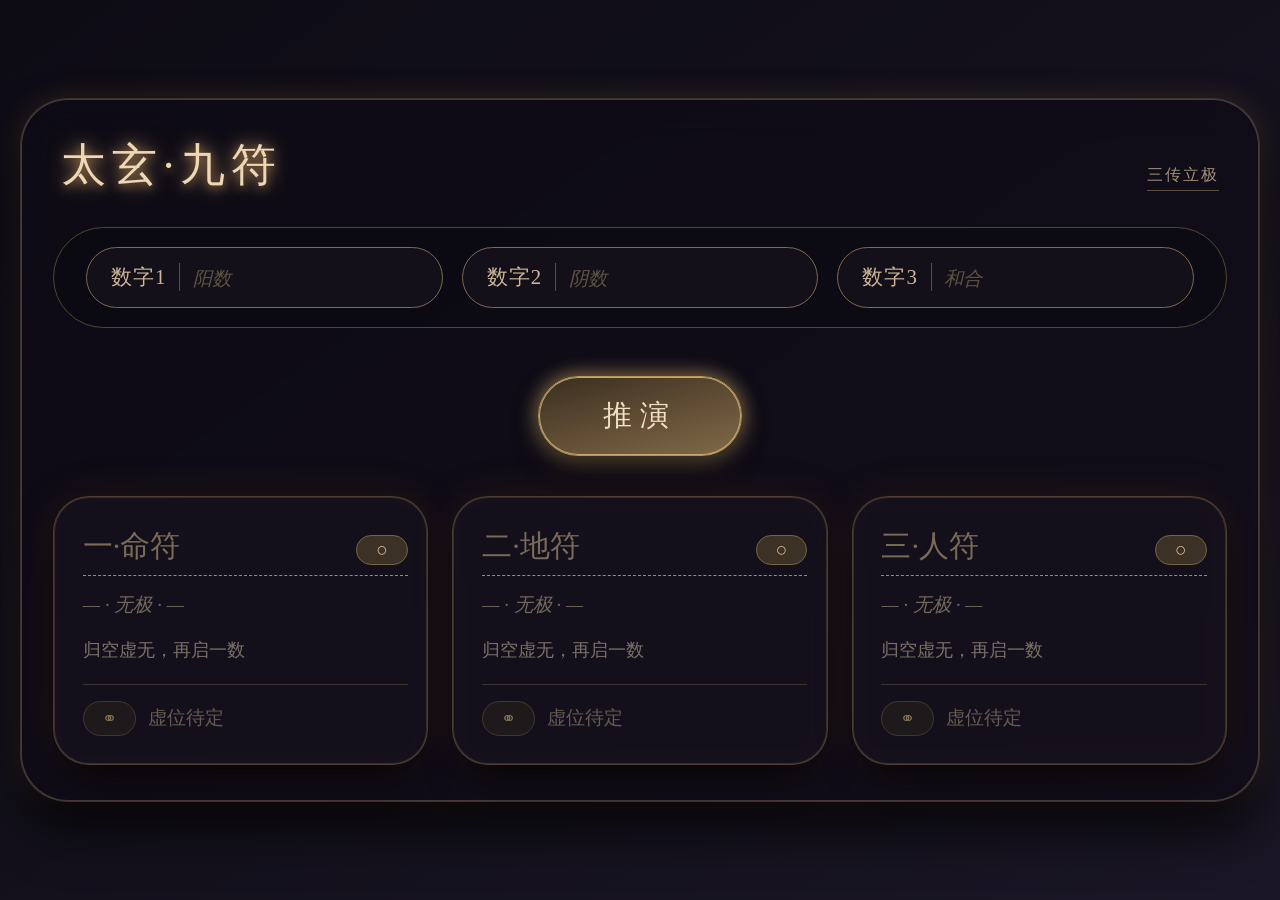
<file: index.html>
<!DOCTYPE html>
<html lang="en">
<head>
    <meta charset="UTF-8">
    <meta name="viewport" content="width=device-width, initial-scale=1.0, maximum-scale=1.5">
    <title>九宫·天衍 | 玄数推演</title>
    <style>
        * {
            margin: 0;
            padding: 0;
            box-sizing: border-box;
            font-family: 'Cormorant Garamond', 'Times New Roman', '宋体', serif;
        }

        body {
            background: linear-gradient(145deg, #0d0b14 0%, #1a1625 100%);
            min-height: 100vh;
            display: flex;
            justify-content: center;
            align-items: center;
            padding: 20px;
        }

        .sacred-container {
            max-width: 1300px;
            width: 100%;
            background: rgba(15, 12, 22, 0.65);
            backdrop-filter: blur(20px);
            -webkit-backdrop-filter: blur(20px);
            border: 1px solid rgba(200, 170, 120, 0.25);
            border-radius: 48px;
            padding: 2.2rem 2rem;
            box-shadow: 0 30px 50px rgba(0,0,0,0.7), 0 0 0 1px rgba(200, 170, 130, 0.3) inset, 0 0 30px rgba(180, 140, 80, 0.2);
        }

        /* 头部简洁 */
        .title-row {
            display: flex;
            align-items: baseline;
            justify-content: space-between;
            margin-bottom: 2rem;
            padding: 0 0.5rem;
        }
        .title-row h1 {
            font-size: 2.8rem;
            font-weight: 400;
            letter-spacing: 6px;
            color: #ecd8b4;
            text-shadow: 0 2px 10px #946b42, 0 0 20px #c7a16b;
        }
        .title-row small {
            color: #a28f78;
            font-size: 1rem;
            letter-spacing: 2px;
            border-bottom: 1px solid #5f4e3a;
            padding-bottom: 4px;
        }

        /* 输入区 — 贵气留白 */
        .input-panel {
            display: flex;
            flex-wrap: wrap;
            gap: 1.2rem;
            margin-bottom: 3rem;
            justify-content: center;
            background: rgba(0,0,0,0.2);
            border-radius: 200px;
            padding: 1.2rem 2rem;
            border: 1px solid #524633;
        }

        .input-item {
            flex: 1 1 140px;
            display: flex;
            align-items: center;
            background: rgba(25, 20, 30, 0.7);
            border-radius: 120px;
            border: 1px solid #7d6b53;
            transition: all 0.2s ease;
            backdrop-filter: blur(4px);
        }
        .input-item:focus-within {
            border-color: #e4bc7c;
            box-shadow: 0 0 0 3px rgba(200, 160, 100, 0.3), 0 0 20px #997f54;
        }

        .input-item label {
            font-size: 1.3rem;
            font-weight: 400;
            color: #cdb699;
            padding: 0 0.8rem 0 1.5rem;
            letter-spacing: 1px;
            border-right: 1px solid #5f4f3b;
        }

        .input-item input {
            background: transparent;
            border: none;
            padding: 1rem 0.8rem 1rem 0.8rem;
            font-size: 1.5rem;
            width: 100px;
            flex: 1;
            color: #f2e3cd;
            font-weight: 400;
            outline: none;
            font-family: inherit;
        }
        .input-item input::placeholder {
            color: #5e5343;
            font-size: 1.2rem;
            font-style: italic;
        }
        .input-item input[type="number"] {
            -moz-appearance: textfield;
        }
        .input-item input[type="number"]::-webkit-outer-spin-button,
        .input-item input[type="number"]::-webkit-inner-spin-button {
            -webkit-appearance: none;
            margin: 0;
        }

        /* 按钮 — 重工鎏金 */
        .action {
            display: flex;
            justify-content: center;
            margin: 1.5rem 0 2.5rem;
        }
        .divine-btn {
            background: linear-gradient(165deg, #3a2e20 0%, #5f4c34 50%, #806a48 100%);
            border: none;
            padding: 1.2rem 4rem;
            border-radius: 80px;
            font-size: 1.8rem;
            font-weight: 500;
            color: #f2e0c2;
            letter-spacing: 8px;
            cursor: pointer;
            box-shadow: 0 10px 30px -5px #221c12, 0 0 0 1px #c7a86b inset, 0 0 20px #ad8f5f;
            transition: all 0.2s;
            text-transform: uppercase;
            border: 1px solid #b5955d;
        }
        .divine-btn:hover {
            background: linear-gradient(165deg, #4f3e2b 0%, #78623f 50%, #9b825a 100%);
            box-shadow: 0 15px 35px -3px #2f2317, 0 0 0 1px #edcf9b inset, 0 0 35px #cfac78;
            color: #ffffff;
            transform: scale(1.02);
        }
        .divine-btn:active {
            transform: scale(0.98);
            background: linear-gradient(165deg, #2e251b 0%, #4f3f2b 100%);
            box-shadow: inset 0 5px 15px #00000055;
        }

        /* 结果卡片 — 三才阵 */
        .results-grid {
            display: flex;
            flex-wrap: wrap;
            gap: 24px;
            justify-content: center;
            margin-top: 20px;
        }

        .oracle-card {
            flex: 1 1 280px;
            min-width: 260px;
            background: rgba(25, 20, 30, 0.7);
            backdrop-filter: blur(12px);
            -webkit-backdrop-filter: blur(12px);
            border: 1px solid rgba(210, 170, 110, 0.3);
            border-radius: 36px;
            padding: 1.8rem 1.2rem 1.8rem 1.8rem;
            box-shadow: 0 20px 40px -15px black, 0 0 0 1px rgba(200, 160, 100, 0.2) inset, 0 0 40px rgba(120, 70, 20, 0.2);
            transition: 0.2s;
            display: flex;
            flex-direction: column;
        }
        .oracle-card:hover {
            border-color: #b69260;
            box-shadow: 0 30px 50px -20px #0a0703, 0 0 0 1px #dbb47a inset;
        }

        .card-header {
            font-size: 1.9rem;
            font-weight: 500;
            color: #f5d9b3;
            border-bottom: 1px dashed #9e8b6f;
            padding-bottom: 0.5rem;
            margin-bottom: 1rem;
            display: flex;
            justify-content: space-between;
            align-items: baseline;
        }
        .card-header .num-badge {
            background: #3b3124;
            border-radius: 40px;
            padding: 0.2rem 1.2rem;
            font-size: 1.2rem;
            color: #dbbd91;
            border: 1px solid #776445;
        }

        .subhead {
            font-size: 1.2rem;
            color: #cfbc9b;
            margin-bottom: 1.2rem;
            font-style: italic;
        }
        .subhead strong {
            font-weight: 600;
            color: #ebca9b;
            margin-right: 10px;
        }

        .oracle-desc {
            font-size: 1.1rem;
            line-height: 1.55;
            color: #e1cfb5;
            white-space: pre-line;
            margin-bottom: 1.2rem;
            flex: 1;
        }
        .oracle-desc .red-bless {
            color: #ff7b6b;
            font-weight: 700;
            text-shadow: 0 0 5px #c0392b;
            letter-spacing: 1px;
            background: rgba(200, 60, 30, 0.15);
            padding: 0 4px;
            border-radius: 12px;
            font-size: 1.2rem;
        }

        .wuxing-line {
            border-top: 1px solid #66573f;
            padding-top: 1rem;
            font-size: 1.2rem;
            color: #b8a58a;
            font-weight: 400;
            display: flex;
            align-items: center;
            gap: 12px;
        }
        .wuxing-line span {
            background: #2a231b;
            padding: 6px 18px;
            border-radius: 40px;
            border: 1px solid #70603f;
            color: #fad98b;
            font-size: 1.1rem;
        }

        /* 占位空卡片状态 */
        .oracle-card.empty .card-header {
            color: #7a6b58;
        }
        .oracle-card.empty .subhead,
        .oracle-card.empty .oracle-desc,
        .oracle-card.empty .wuxing-line {
            opacity: 0.5;
        }

        /* 适配小屏 */
        @media (max-width: 700px) {
            .sacred-container { padding: 1.5rem; }
            .title-row h1 { font-size: 2.2rem; }
            .input-panel { flex-direction: column; border-radius: 60px; padding: 1.2rem; }
            .input-item { width: 100%; }
            .divine-btn { font-size: 1.5rem; letter-spacing: 4px; padding: 1rem 2rem; }
            .card-header { font-size: 1.6rem; }
        }
        @media (max-width: 480px) {
            .oracle-card { min-width: 100%; }
        }

        /* 隐藏 Spin 按钮 */
        input[type=number] {
            -moz-appearance: textfield;
        }
    </style>
</head>
<body>
<div class="sacred-container">
    <div class="title-row">
        <h1>太玄·九符</h1>
        <small>三传立极</small>
    </div>

    <!-- 三个输入框，无预设零值，placeholder优雅 -->
    <div class="input-panel">
        <div class="input-item">
            <label>数字1</label>
            <input type="number" id="field1" min="0" step="any" placeholder="阳数" value="">
        </div>
        <div class="input-item">
            <label>数字2</label>
            <input type="number" id="field2" min="0" step="any" placeholder="阴数" value="">
        </div>
        <div class="input-item">
            <label>数字3</label>
            <input type="number" id="field3" min="0" step="any" placeholder="和合" value="">
        </div>
    </div>

    <div class="action">
        <button class="divine-btn" id="calcBtn">推演</button>
    </div>

    <!-- 三个结果卡片容器 -->
    <div class="results-grid" id="resultGrid">
        <!-- 卡片1 -->
        <div class="oracle-card" id="card1">
            <div class="card-header"><span>一·命符</span><span class="num-badge" id="badge1">─</span></div>
            <div class="subhead" id="subhead1">─</div>
            <div class="oracle-desc" id="desc1">等待天机……</div>
            <div class="wuxing-line" id="wuxing1"><span>⚭</span>─</div>
        </div>
        <!-- 卡片2 -->
        <div class="oracle-card" id="card2">
            <div class="card-header"><span>二·地符</span><span class="num-badge" id="badge2">─</span></div>
            <div class="subhead" id="subhead2">─</div>
            <div class="oracle-desc" id="desc2">等待天机……</div>
            <div class="wuxing-line" id="wuxing2"><span>⚭</span>─</div>
        </div>
        <!-- 卡片3 -->
        <div class="oracle-card" id="card3">
            <div class="card-header"><span>三·人符</span><span class="num-badge" id="badge3">─</span></div>
            <div class="subhead" id="subhead3">─</div>
            <div class="oracle-desc" id="desc3">等待天机……</div>
            <div class="wuxing-line" id="wuxing3"><span>⚭</span>─</div>
        </div>
    </div>
</div>

<script>
    (function() {
        // ---------- 九宫宝库 (索引1~9) ----------
        const ORACLE = {
            1: {
                name: "大安",
                wuxing: "木",
                direction: "正东",
                desc: "长期、缓慢、稳定\n求安稳，大安最吉\n求变化，大安不吉\n在五行上被克制。\n拜三清",
                wuxingDesc: "曲直。木生火；木克土。"
            },
            2: {
                name: "流连",
                wuxing: "木",
                direction: "西南",
                desc: "停止、反复、复杂、剪不断，理还乱...\n想挽留，流连最吉\n否则，都很恶心\n按个结果中，有两个流连，这事儿就算了吧。\n拜文昌",
                wuxingDesc: "曲直。木生火；木克土。"
            },
            3: {
                name: "速喜",
                wuxing: "火",
                direction: "正南",
                desc: "惊喜、快速、突然\n意想不到的好事\n问事需要稳定时，又可能是惊吓!\n拜雷祖",
                wuxingDesc: "炎上。火生土；火克金。"
            },
            4: {
                name: "赤口",
                wuxing: "金",
                direction: "正西",
                desc: "争斗、凶恶、伤害、\n吵架官司，打架，争斗，诉讼是非\n肉体受伤，血光之灾（尤其两个赤口叠现）\n拜将帅",
                wuxingDesc: "从革。金生水；金克木。"
            },
            5: {
                name: "小吉",
                wuxing: "水",
                direction: "正北",
                desc: "起步、不多（及格）、尚可\n成中有缺，适合起步。\n结果不会很多，勉强可以。\n碰上小吉，都会有阻碍。\n拜真武",
                wuxingDesc: "润下。水生木；水克火。"
            },
            6: {
                name: "空亡",
                wuxing: "土",
                direction: "内",
                desc: "失去、虚伪、空想\n先得再失，尤忌金钱之事。\n可多接触：玄学、哲学、心理学，等非结果固定性的\n现实的事，遇空亡，很差\n虚幻之事，遇空亡，很好\n拜玉皇",
                wuxingDesc: "稼籍。土生金；土克水。"
            },
            7: {
                name: "病符",
                wuxing: "金",
                direction: "西南",
                desc: "病态、异常、治疗\n病态+治疗=病符\n先有病，才需要“治疗”\n整个过程不会很好受，不会特别顺利。\n拜后土",
                wuxingDesc: "从革。金生水；金克木。"
            },
            8: {
                name: "桃花",
                wuxing: "土",
                direction: "东北",
                desc: "欲望、牵绊、异性\n人际关系，和欲望、异性有关，牵绊此事。\n除了想谈恋爱、(男女之事)，遇桃花都不好。\n会被这些人，牵绊着。\n拜城隍",
                wuxingDesc: "稼籍。土生金；土克水。"
            },
            9: {
                name: "天德",
                wuxing: "金",
                direction: "西北",
                desc: "贵人、上司、高远\n求人办事，靠人成事。\n求人靠人，来帮自己。\n五行上被天德所生，\n那这事，肯定有贵人相助。\n拜紫薇",
                wuxingDesc: "从革。金生水；金克木。"
            }
        };

        // 辅助：将描述中的“拜xxx”标红加粗
        function formatDesc(text) {
            return text.replace(/(拜[\u4e00-\u9fa5]+)/g, '<span class="red-bless">$1</span>');
        }

        // 获取三个输入框
        const inp1 = document.getElementById('field1');
        const inp2 = document.getElementById('field2');
        const inp3 = document.getElementById('field3');
        const calcBtn = document.getElementById('calcBtn');

        // 卡片元素
        const badge1 = document.getElementById('badge1');
        const subhead1 = document.getElementById('subhead1');
        const desc1 = document.getElementById('desc1');
        const wuxing1 = document.getElementById('wuxing1');
        const badge2 = document.getElementById('badge2');
        const subhead2 = document.getElementById('subhead2');
        const desc2 = document.getElementById('desc2');
        const wuxing2 = document.getElementById('wuxing2');
        const badge3 = document.getElementById('badge3');
        const subhead3 = document.getElementById('subhead3');
        const desc3 = document.getElementById('desc3');
        const wuxing3 = document.getElementById('wuxing3');

        // 卡片外层
        const card1 = document.getElementById('card1');
        const card2 = document.getElementById('card2');
        const card3 = document.getElementById('card3');

        // ---------- 修正后的计算逻辑：循环数数（模9，1~9）----------
        function getOracleIndex(total) {
            // 输入可能是小数，向下取整（占卜通常用整数）
            let n = Math.floor(Number(total));
            // 非正数（包括0）视为无效，返回0表示空白
            if (isNaN(n) || n <= 0) return 0;
            // 从1开始数：第1大安，第2流连 ... 第9天德，第10又大安
            // 公式：(n-1) % 9 + 1
            return ((n - 1) % 9) + 1;
        }

        // 清空输入框负值/无效
        function sanitizeInput(input) {
            let val = input.value.trim();
            if (val === '') return;
            let num = Number(val);
            if (isNaN(num) || num < 0) {
                input.value = '';
            }
        }

        [inp1, inp2, inp3].forEach(inp => {
            inp.addEventListener('blur', function() { sanitizeInput(this); });
        });

        // 刷新卡片显示
        function updateCards() {
            // 取值，空字符串转为0
            let v1 = inp1.value === '' ? 0 : Number(inp1.value);
            let v2 = inp2.value === '' ? 0 : Number(inp2.value);
            let v3 = inp3.value === '' ? 0 : Number(inp3.value);
            // 再次确保非负
            v1 = (isNaN(v1) || v1 < 0) ? 0 : v1;
            v2 = (isNaN(v2) || v2 < 0) ? 0 : v2;
            v3 = (isNaN(v3) || v3 < 0) ? 0 : v3;

            const sum1 = v1;
            const sum2 = v1 + v2;
            const sum3 = v1 + v2 + v3;

            // 使用新的循环数数逻辑
            const digit1 = getOracleIndex(sum1);
            const digit2 = getOracleIndex(sum2);
            const digit3 = getOracleIndex(sum3);

            // 渲染卡片
            renderCard(1, digit1, badge1, subhead1, desc1, wuxing1);
            renderCard(2, digit2, badge2, subhead2, desc2, wuxing2);
            renderCard(3, digit3, badge3, subhead3, desc3, wuxing3);
        }

        function renderCard(cardIndex, digit, badgeEl, subheadEl, descEl, wuxingEl) {
            if (digit >= 1 && digit <= 9) {
                const data = ORACLE[digit];
                badgeEl.textContent = digit;
                subheadEl.innerHTML = `${data.name} | ${data.wuxing} | ${data.direction}`;
                descEl.innerHTML = formatDesc(data.desc);
                wuxingEl.innerHTML = `<span>⚭</span> ${data.wuxingDesc}`;
                document.getElementById(`card${cardIndex}`).classList.remove('empty');
            } else {
                // digit 为 0 时显示空白占位
                badgeEl.textContent = '○';
                subheadEl.innerHTML = '— · 无极 · —';
                descEl.innerHTML = '归空虚无，再启一数';
                wuxingEl.innerHTML = '<span>⚭</span> 虚位待定';
                document.getElementById(`card${cardIndex}`).classList.add('empty');
            }
        }

        // 初始渲染 (输入框为空, 计算得0, 显示空白占位)
        window.addEventListener('load', function() {
            inp1.value = '';
            inp2.value = '';
            inp3.value = '';
            updateCards();
        });

        // 按钮事件
        calcBtn.addEventListener('click', updateCards);
    })();
</script>
</body>
</html>
</file>
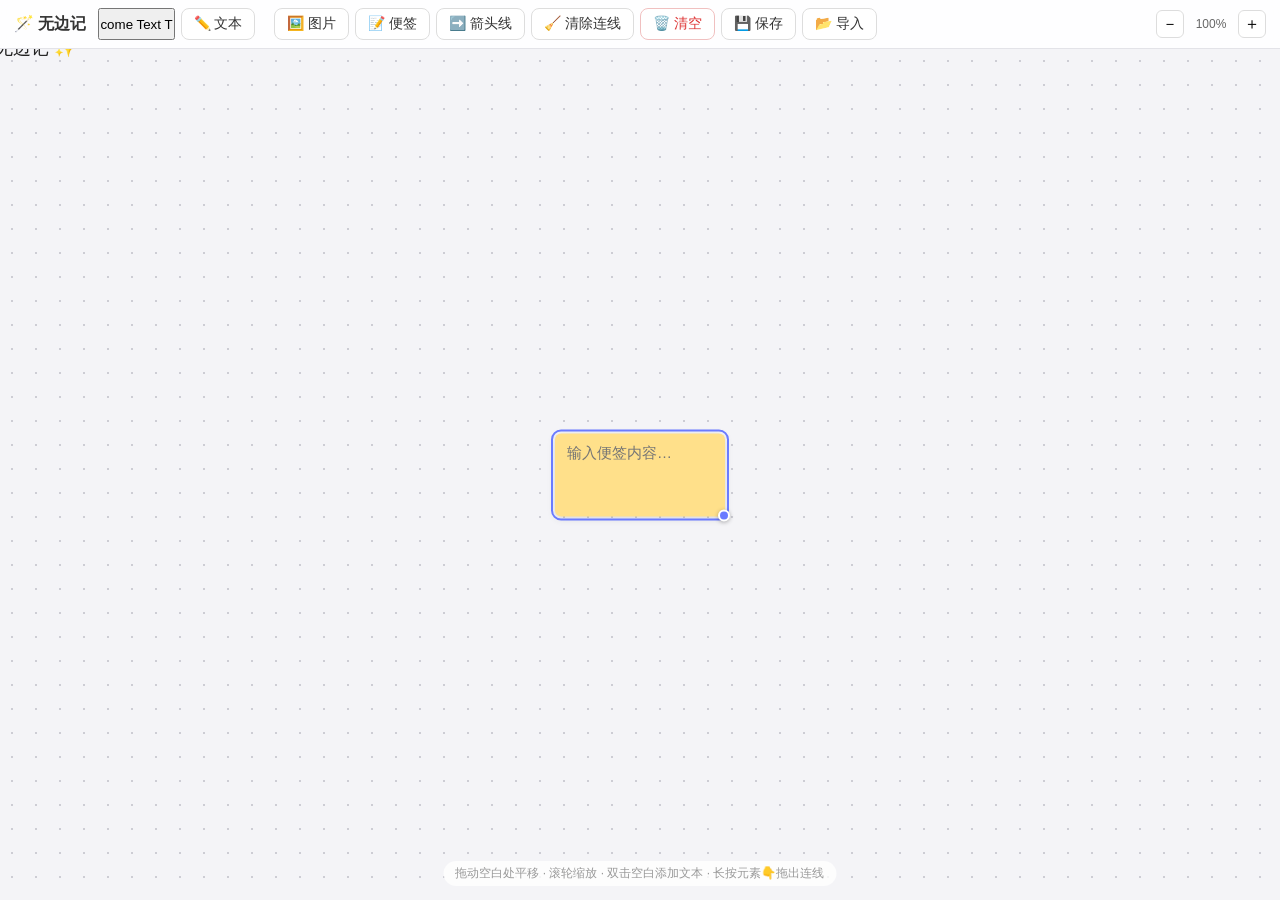
<file: wbj/index.html>
<!DOCTYPE html>
<html lang="zh-CN">
<head>
  <meta charset="UTF-8" />
  <meta name="viewport" content="width=device-width, initial-scale=1.0" />
  <title>无边记 · Freeform</title>
  <link rel="stylesheet" href="style.css" />
</head>
<body>
  <!-- 顶部工具栏 -->
  <header id="toolbar">
    <div class="brand">🪄 无边记</div>
    <div class="tools">
      <button id="addTextBtn" title="添加文本">come Text T</button>
      <button id="addTextBtn2">✏️ 文本</button>
      <span style="width:1px"></span>
    </div>
    <div class="tools">
      <label id="addImageBtn" class="btn">🖼️ 图片<input id="imageInput" type="file" accept="image/*" multiple hidden /></label>
      <button id="addNoteBtn" class="btn">📝 便签</button>
      <button id="addArrowBtn" class="btn">➡️ 箭头线</button>
      <button id="clearConnBtn" class="btn">🧹 清除连线</button>
      <button id="clearBtn" class="btn danger">🗑️ 清空</button>
      <button id="saveBtn" class="btn">💾 保存</button>
      <label class="btn">📂 导入<input id="importInput" type="file" accept="application/json,.json" hidden /></label>
    </div>
    <div class="zoom">
      <button id="zoomOut">－</button><span id="zoomVal">100%</span><button id="zoomIn">＋</button>
    </div>
  </header>

  <!-- 画布区 -->
  <div id="canvas">
    <!-- 网格背景 -->
    <div id="grid"></div>
    <!-- 无限平移层 -->
    <div id="world">
      <!-- 连线 SVG 层 -->
      <svg id="connLayer"></svg>
      <!-- 元素容器 -->
      <div id="items"></div>
    </div>
    <div id="hint">拖动空白处平移 · 滚轮缩放 · 双击空白添加文本 · 长按元素👇拖出连线</div>
  </div>

  <!-- 右键快捷菜单 -->
  <div id="ctxMenu">
    <div class="ctx-item" data-act="text">✏️ 添加文本</div>
    <div class="ctx-item" data-act="note">📝 添加便签</div>
    <div class="ctx-item" data-act="image">🖼️ 添加图片</div>
    <div class="ctx-item" data-act="arrow">➡️ 添加箭头线</div>
    <div class="ctx-sep"></div>
    <div class="ctx-item" data-act="del">🗑️ 删除元素</div>
  </div>

  <script src="script.js"></script>
</body>
</html>
</file>
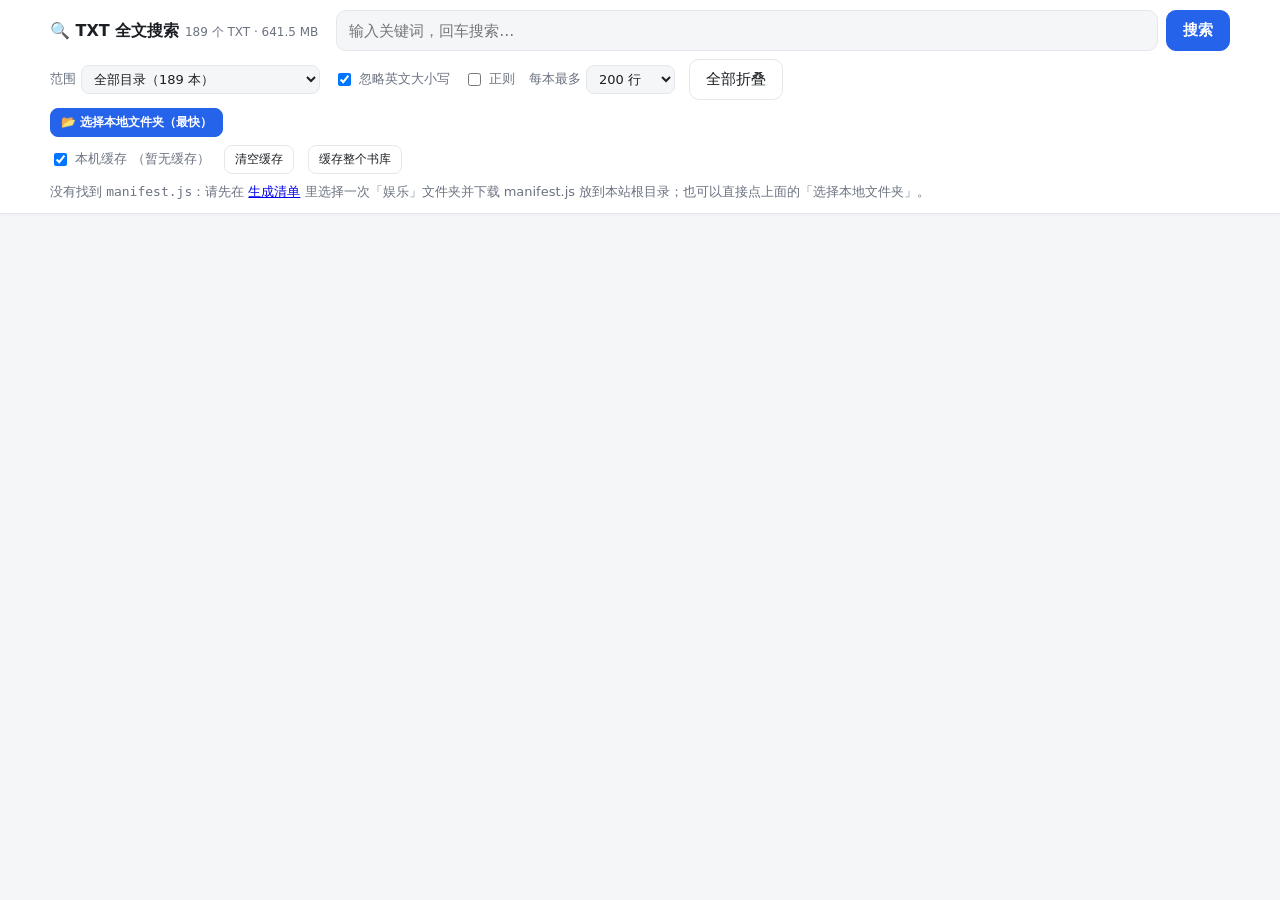
<file: xiaoshuo/index.html>
<!DOCTYPE html>
<html lang="zh-CN">
<head>
<meta charset="UTF-8">
<meta name="viewport" content="width=device-width,initial-scale=1,viewport-fit=cover">
<meta name="color-scheme" content="light dark">
<title>TXT 全文搜索</title>
<link rel="stylesheet" href="js/style.css">
</head>
<body>

<header>
  <div class="bar">
    <h1>🔍 TXT 全文搜索 <span id="corpus"></span></h1>
    <form id="form" autocomplete="off">
      <input id="kw" type="search" placeholder="输入关键词，回车搜索…" enterkeyhint="search">
      <button class="primary" type="submit" id="go">搜索</button>
      <button type="button" id="cancel" hidden>取消</button>
    </form>
  </div>

  <div class="opts">
    <label>范围
      <select id="scope"><option value="">全部目录</option></select>
    </label>
    <label><input type="checkbox" id="ci" checked> 忽略英文大小写</label>
    <label><input type="checkbox" id="rx"> 正则</label>
    <label>每本最多
      <select id="cap">
        <option value="50">50 行</option>
        <option value="200" selected>200 行</option>
        <option value="500">500 行</option>
        <option value="2000">2000 行</option>
        <option value="0">不限</option>
      </select>
    </label>
    <button type="button" id="foldBtn">全部折叠</button>
  </div>

  <div class="opts">
    <button type="button" id="pickDir" class="mini strong" title="直接搜索硬盘上的 TXT：不走网络、不占缓存，最快">📂 选择本地文件夹（最快）</button>
    <button type="button" id="restoreDir" class="mini" hidden></button>
    <input type="file" id="dirInput" webkitdirectory directory multiple hidden>
  </div>

  <div class="opts">
    <label title="把文件存在本机，之后搜索不用重新下载">
      <input type="checkbox" id="useCache" checked> 本机缓存
      <span id="cacheInfo" class="muted"></span>
    </label>
    <button type="button" id="clearCache" class="mini">清空缓存</button>
    <button type="button" id="warm" class="mini" title="把整库一次下载到本机，之后搜索就不用再联网（第一次要等一会儿）">缓存整个书库</button>
  </div>

  <div id="fileTip" class="warnbar" hidden></div>
  <div id="status"></div>
  <div class="pbar" id="pbarWrap" hidden><i id="pbar"></i></div>
</header>

<main id="results">
  <div class="empty" id="hello">
    在上方输入关键词开始搜索<br>
    <small>点开某一本后，点任意一行即可在新窗口打开原文并定位到该行</small>
  </div>
</main>
<div class="tip" id="tip"></div>

<script src="js/core-util.js"></script>
<script src="js/idb.js"></script>
<script src="js/common.js"></script>
<script src="js/app.js"></script>
</body>
</html>
</file>
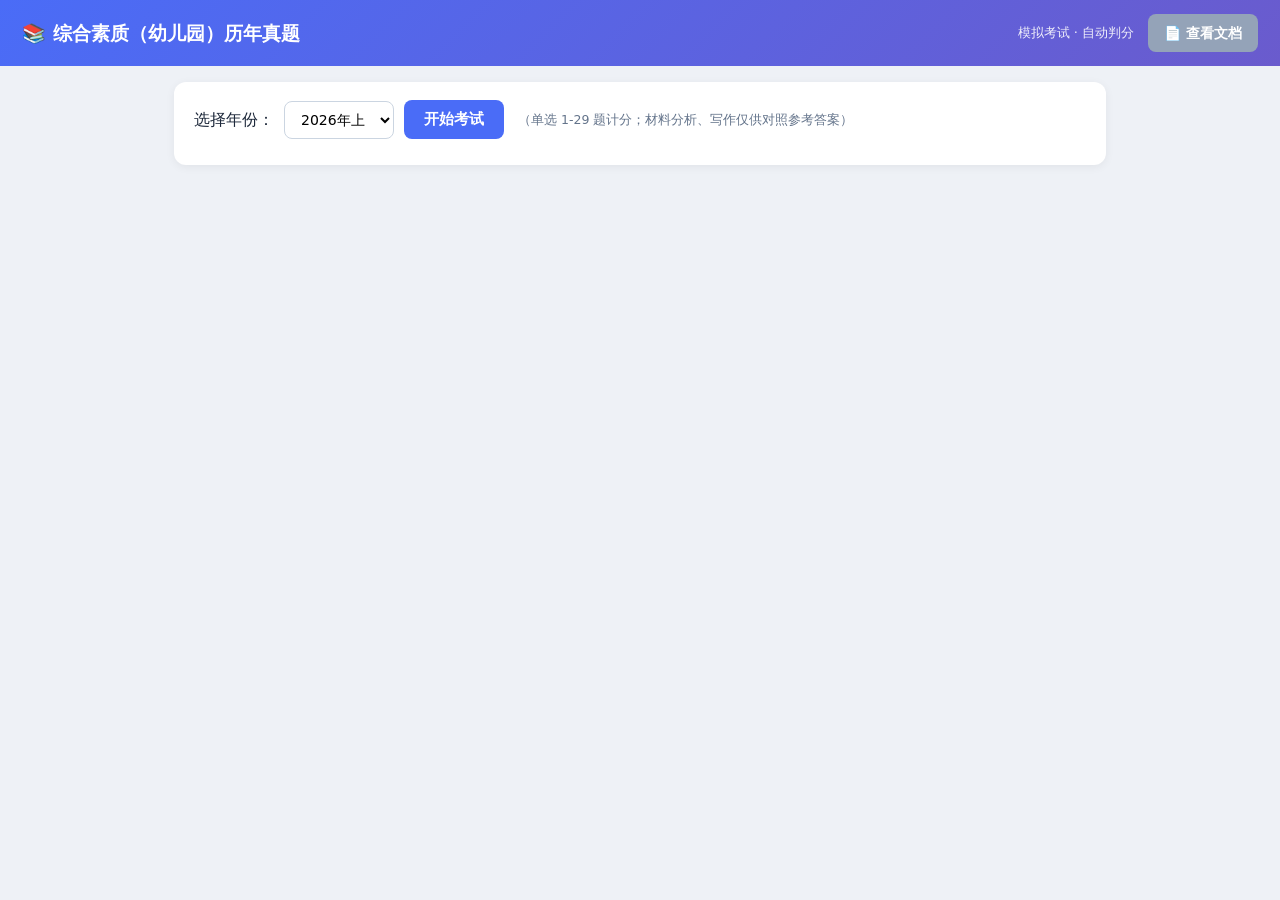
<file: youeryuan/index.html>
<!DOCTYPE html>
<html lang="zh-CN">
<head>
<meta charset="UTF-8">
<meta name="viewport" content="width=device-width, initial-scale=1.0">
<title>综合素质（幼儿园）历年真题 · 模拟考试</title>
<style>
:root{
  --main:#4a6cf7; --ok:#16a34a; --err:#dc2626; --warn:#f59e0b; --bg:#eef1f6;
  --card:#ffffff; --line:#e2e8f0;
}
*{box-sizing:border-box;font-family:"Microsoft YaHei","PingFang SC",system-ui,sans-serif}
body{margin:0;background:var(--bg);color:#1e293b;line-height:1.6}
header{background:linear-gradient(135deg,#4a6cf7,#6a5bcd);color:#fff;padding:14px 22px;display:flex;justify-content:space-between;align-items:center;flex-wrap:wrap;gap:10px}
header h1{font-size:19px;margin:0;font-weight:700}
.container{max-width:960px;margin:16px auto;padding:0 14px 60px}
.card{background:var(--card);border-radius:12px;box-shadow:0 2px 10px rgba(0,0,0,.06);padding:18px 20px;margin-bottom:14px}
.toolbar{display:flex;gap:10px;align-items:center;flex-wrap:wrap}
select{padding:9px 12px;border-radius:8px;border:1px solid #cbd5e1;font-size:14px;background:#fff}
.btn{padding:10px 20px;border:none;border-radius:8px;cursor:pointer;font-size:15px;font-weight:600;color:#fff;transition:opacity .15s}
.btn:hover{opacity:.88}
.btn:disabled{opacity:.5;cursor:not-allowed}
.btn-main{background:var(--main)}
.btn-ok{background:var(--ok)}
.btn-ghost{background:#94a3b8}
.tip{font-size:12.5px;color:#64748b}
.section-title{font-size:16px;font-weight:700;border-left:5px solid var(--main);padding:5px 12px;margin:24px 0 12px;background:#eef2ff;border-radius:4px}
.q{background:#fff;border:1px solid var(--line);border-radius:10px;padding:14px 16px;margin-bottom:12px}
.q.q-right{border:1.5px solid var(--ok);background:#f0fdf4}
.q.q-wrong{border:1.5px solid var(--err);background:#fef2f2}
.q-id{font-weight:700;color:var(--main);font-size:14px;margin-bottom:6px}
.q-stem{font-size:15px;margin:6px 0;white-space:pre-wrap;word-wrap:break-word}
.q-img{margin:8px 0}
.q-img img{max-width:100%;max-height:340px;border-radius:6px;border:1px solid var(--line)}
.opts label{display:flex;align-items:flex-start;gap:8px;margin:5px 0;padding:8px 11px;border-radius:7px;cursor:pointer;border:1px solid transparent;transition:background .1s}
.opts label:hover{background:#f1f5f9}
.opts input{margin-top:3px}
.opt-txt{white-space:pre-wrap;word-wrap:break-word;flex:1}
.opt-right{background:#dcfce7!important;border-color:var(--ok)!important}
.opt-user-err{background:#fee2e2!important;border-color:var(--err)!important}
.answer-box{margin-top:10px;padding:11px 13px;background:#f8fafc;border-radius:8px;border:1px dashed #94a3b8;white-space:pre-wrap;word-wrap:break-word;font-size:14px}
.answer-box b{color:#334155}
details.ans{margin-top:8px;background:#f8fafc;border:1px solid var(--line);border-radius:8px;padding:10px 13px}
details.ans summary{cursor:pointer;font-weight:600;color:var(--main);font-size:14px}
details.ans .content{margin-top:8px;white-space:pre-wrap;word-wrap:break-word;font-size:14px}
.material-box{background:#fbfcfe;border:1px solid var(--line);border-radius:10px;padding:14px 16px;margin-bottom:14px}
.material-box .m-head{font-weight:700;color:#334155;margin-bottom:6px}
.result-banner{border-radius:10px;padding:16px 18px;margin-bottom:16px;font-size:16px;font-weight:700;color:#fff;display:flex;justify-content:space-between;align-items:center;gap:12px;flex-wrap:wrap}
.result-banner.red{background:linear-gradient(135deg,#dc2626,#b91c1c)}
.result-banner.yellow{background:linear-gradient(135deg,#f59e0b,#d97706)}
.result-banner.green{background:linear-gradient(135deg,#16a34a,#15803d)}
.result-banner .stat{font-size:13px;font-weight:500}
.hidden{display:none!important}
.center{text-align:center}
.muted{color:#64748b}
/* 弹窗 */
.modal-mask{position:fixed;inset:0;background:rgba(15,23,42,.55);z-index:100;display:flex;align-items:center;justify-content:center;padding:16px}
.modal{background:#fff;border-radius:14px;max-width:760px;width:100%;max-height:82vh;display:flex;flex-direction:column;box-shadow:0 20px 60px rgba(0,0,0,.3)}
.modal-head{padding:16px 20px;border-bottom:1px solid var(--line);display:flex;justify-content:space-between;align-items:center}
.modal-head h3{margin:0;font-size:17px}
.modal-body{padding:8px 20px;overflow-y:auto}
.modal-close{cursor:pointer;border:none;background:#e2e8f0;border-radius:6px;padding:6px 12px;font-size:14px}
.wrong-item{border:1px solid #fecaca;background:#fff7f7;border-radius:8px;padding:11px 13px;margin:10px 0}
.wrong-item .wi-head{font-weight:700;color:var(--err);margin-bottom:4px}
.wrong-item .wi-corr{color:var(--ok);font-weight:600}
.spin{display:inline-block;width:16px;height:16px;border:3px solid #cbd5e1;border-top-color:var(--main);border-radius:50%;animation:sp .7s linear infinite;vertical-align:-3px;margin-right:6px}
@keyframes sp{to{transform:rotate(360deg)}}
</style>
</head>
<body>
<header>
  <h1>📚 综合素质（幼儿园）历年真题</h1>
  <div style="display:flex;align-items:center;gap:14px">
    <div style="font-size:13px;opacity:.9">模拟考试 · 自动判分</div>
    <a href="doc.html" class="btn btn-ghost" style="text-decoration:none;padding:8px 16px;font-size:14px">📄 查看文档</a>
  </div>
</header>

<div class="container">
  <div class="card">
    <div class="toolbar">
      <label>选择年份：</label>
      <select id="yearSel"></select>
      <button class="btn btn-main" id="startBtn" onclick="startExam()">开始考试</button>
      <button class="btn btn-ok hidden" id="submitBtn" onclick="submitExam()">提交并判分</button>
      <span class="tip" style="margin-left:4px">（单选 1-29 题计分；材料分析、写作仅供对照参考答案）</span>
    </div>
    <div class="tip" style="margin-top:8px" id="statusTip"></div>
  </div>

  <div id="examBody"></div>
</div>

<!-- 弹窗 -->
<div class="modal-mask hidden" id="modalMask">
  <div class="modal">
    <div class="modal-head">
      <h3 id="modalTitle">❌ 本次错题</h3>
      <button class="modal-close" onclick="closeModal()">关闭</button>
    </div>
    <div class="modal-body" id="modalBody"></div>
  </div>
</div>

<script>
/* ============================================================
 * 综合素质（幼儿园）历年真题 - 纯 JS + HTML 实现
 * 数据来源：真题与答案OK/*.docx（浏览器端解压解析 docx）
 * ============================================================ */

/* ---------------- 年份 ---------------- */
var YEARS = [
  "2026年上","2025年上","2024年上","2024年下","2023年上","2023年下",
  "2022年上","2022年下","2021年上","2021年下","2020年下","2019年上",
  "2019年下","2018年上","2018年下","2017年上","2017年下","2016年上","2016年下"
];
var DATA_DIR = "data";   // 数据目录（英文，避免中文路径在服务器报错）
// 年份显示名 -> 英文文件名（如 "2016年上" -> "2016_h1.docx"）
function fileOf(y){
  return y.replace("年上","_h1").replace("年下","_h2") + ".docx";
}
var current = null; // { year, singleChoice, materials, writing }
var cache = {};     // year -> parsed data

function $(id){return document.getElementById(id);}
function nl2brSafe(s){return (s||'');}

/* ---------------- ZIP / DOCX 解析 ---------------- */
function toBase64(u8){
  var bin='', chunk=0x8000;
  for(var i=0;i<u8.length;i+=chunk){
    bin += String.fromCharCode.apply(null, u8.subarray(i, Math.min(i+chunk, u8.length)));
  }
  return btoa(bin);
}

async function unzip(buffer){
  var u8 = new Uint8Array(buffer), dv = new DataView(buffer);
  var eocd=-1;
  for(var i=u8.length-22;i>=0;i--){
    if(u8[i]===0x50 && u8[i+1]===0x4b && u8[i+2]===0x05 && u8[i+3]===0x06){eocd=i;break;}
  }
  if(eocd<0) throw new Error("不是有效的 docx(zip) 文件");
  var count = dv.getUint16(eocd+10, true);
  var off = dv.getUint32(eocd+16, true);
  var entries = {};
  for(var n=0;n<count;n++){
    if(dv.getUint32(off,true)!==0x02014b50) break;
    var compMethod = dv.getUint16(off+10,true);
    var compSize = dv.getUint32(off+20,true);
    var nameLen = dv.getUint16(off+28,true);
    var extraLen = dv.getUint16(off+30,true);
    var commentLen = dv.getUint16(off+32,true);
    var localOff = dv.getUint32(off+42,true);
    var name = new TextDecoder().decode(u8.slice(off+46, off+46+nameLen));
    entries[name] = {method:compMethod, size:compSize, off:localOff};
    off += 46 + nameLen + extraLen + commentLen;
  }
  var out={};
  for(var name in entries){
    var e=entries[name];
    var lnameLen=dv.getUint16(e.off+26,true), lextraLen=dv.getUint16(e.off+28,true);
    var dataStart = e.off+30+lnameLen+lextraLen;
    var comp = u8.slice(dataStart, dataStart+e.size);
    if(e.method===0){ out[name]=comp; }
    else {
      var ds = new DecompressionStream('deflate-raw');
      var stream = new Blob([comp]).stream().pipeThrough(ds);
      var ab = await new Response(stream).arrayBuffer();
      out[name] = new Uint8Array(ab);
    }
  }
  return out;
}

var NS_W = "http://schemas.openxmlformats.org/wordprocessingml/2006/main";
var NS_A = "http://schemas.openxmlformats.org/drawingml/2006/main";
var NS_R = "http://schemas.openxmlformats.org/officeDocument/2006/relationships";

function parseBlocks(files){
  var xmlStr = new TextDecoder().decode(files["word/document.xml"]);
  var doc = new DOMParser().parseFromString(xmlStr, "application/xml");
  // 关系映射 rId -> media 相对路径
  var rels = {};
  try{
    var relXml = new TextDecoder().decode(files["word/_rels/document.xml.rels"]);
    var rp = new DOMParser().parseFromString(relXml, "application/xml");
    var relsEl = rp.getElementsByTagNameNS("*","Relationship");
    for(var i=0;i<relsEl.length;i++){
      var id = relsEl[i].getAttribute("Id");
      var target = relsEl[i].getAttribute("Target");
      rels[id] = target; // 例如 media/image1.png
    }
  }catch(e){}
  function mimeOf(name){
    if(/\.png$/i.test(name)) return "image/png";
    if(/\.jpe?g$/i.test(name)) return "image/jpeg";
    if(/\.gif$/i.test(name)) return "image/gif";
    return "image/png";
  }
  var blocks=[];
  var ps = doc.getElementsByTagNameNS(NS_W, "p");
  for(var i=0;i<ps.length;i++){
    var p=ps[i];
    // 文本
    var ts = p.getElementsByTagNameNS(NS_W,"t");
    var text="";
    for(var j=0;j<ts.length;j++) text += ts[j].textContent;
    // 图片
    var imgs=[];
    var blips = p.getElementsByTagNameNS(NS_A,"blip");
    for(var k=0;k<blips.length;k++){
      var rid = blips[k].getAttributeNS(NS_R,"embed");
      var target = rels[rid];
      if(target){
        var bytes = files["word/"+target];
        if(bytes){
          imgs.push("data:"+mimeOf(target)+";base64,"+toBase64(bytes));
        }
      }
    }
    // 居中
    var centered=false;
    var pPr = p.getElementsByTagNameNS(NS_W,"pPr")[0];
    if(pPr){
      var jc = pPr.getElementsByTagNameNS(NS_W,"jc")[0];
      centered = jc && jc.getAttributeNS(NS_W,"val")==="center";
    }
    blocks.push({text:text, images:imgs, centered:centered});
  }
  return blocks;
}

/* ---------------- 结构解析（正则与原型一致） ---------------- */
var RE_SEC_C = /一、单项选择题/;
var RE_SEC_M = /二、材料分析题/;
var RE_SEC_W = /三、写作题/;
var RE_QNUM  = /^(\d{1,2})\s*[\.、．]\s*(.*)$/;
var RE_OPT   = /^([A-D])\s*[\.、．、:：)）]?\s*(.*)$/;
var RE_ANS   = /^【答案】\s*[：:]?\s*(.*)$/;
var RE_ANALY = /^【答案解析】\s*[：:]?\s*(.*)$/;
var RE_REF   = /^【参考答案(\d)?】\s*[：:]?\s*(.*)$/;
var RE_ESSAY = /^【[^】]*范文[^】]*】\s*[：:]?\s*(.*)$/;
var RE_MATSTART = /^(?:（[一二三四五六]）\s*(?:材料\s*[:：])?\s*$|材料\s*[:：]|[3][0-2]\.材料)/;

function strip(s){return (s||"").trim();}

function splitSections(blocks){
  var sec={choice:[],material:[],writing:[]};
  var cur=null;
  for(var i=0;i<blocks.length;i++){
    var t=strip(blocks[i].text);
    if(RE_SEC_C.test(t)){cur="choice";continue;}
    if(RE_SEC_M.test(t)){cur="material";continue;}
    if(RE_SEC_W.test(t)){cur="writing";continue;}
    if(cur) sec[cur].push(blocks[i]);
  }
  return sec;
}

function parseChoice(blocks){
  var qs=[], i=0, n=blocks.length;
  while(i<n){
    var t=strip(blocks[i].text);
    var m=RE_QNUM.exec(t);
    if(!m){i++;continue;}
    var num=parseInt(m[1],10);
    var stem=[m[2]?m[2]:""]; if(!stem[0]) stem=[];
    var imgs=blocks[i].images.slice();
    i++;
    var opts={}, answer="", analysis=[], mode="stem";
    while(i<n){
      var t2=strip(blocks[i].text);
      if(RE_QNUM.test(t2)) break;
      var om=RE_OPT.exec(t2);
      if(om && (mode==="stem"||mode==="options")){
        var L=om[1], v=om[2]?om[2].trim():"";
        opts[L]=(opts[L]?opts[L]+" ":"")+v; opts[L]=opts[L].trim();
        mode="options";
        if(blocks[i].images.length) imgs=imgs.concat(blocks[i].images);
        i++; continue;
      }
      var m2=RE_ANS.exec(t2);
      if(m2){answer=(m2[1]||"").trim(); mode="answer"; i++; continue;}
      var m3=RE_ANALY.exec(t2);
      if(m3){var av=(m3[1]||"").trim(); if(av) analysis.push(av); mode="analysis"; i++; continue;}
      // 其他
      if(blocks[i].images.length && !t2){ imgs=imgs.concat(blocks[i].images); i++; continue; }
      if(t2){
        if(mode==="analysis"){ analysis.push(t2); }
        else if(mode==="options" && Object.keys(opts).length){
          var last=Object.keys(opts)[Object.keys(opts).length-1];
          opts[last]=(opts[last]+t2).trim();
        } else {
          stem.push(t2);
        }
      }
      if(blocks[i].images.length) imgs=imgs.concat(blocks[i].images);
      i++;
    }
    qs.push({num:num, stem:stem.join("\n").trim(), options:opts, answer:answer, analysis:analysis.join("\n").trim(), images:imgs});
  }
  return qs;
}

function parseMaterial(blocks){
  var mats=[], cur=null;
  function newMat(){return {num:null,body:[],question:[],answer:[],images:[],state:"body"};}
  function fin(c){return {num:c.num,body:c.body.join("\n").trim(),question:c.question.join("\n").trim(),answer:c.answer.join("\n").trim(),images:c.images};}
  for(var bi=0;bi<blocks.length;bi++){
    var t=strip(blocks[bi].text), b=blocks[bi];
    if(/^(并回答问题|请认真|阅读材料|在每小题|注意事项)/.test(t)) continue;
    if(RE_MATSTART.test(t)){
      var mn=/^([3][0-2])\./.exec(t);
      if(cur && (cur.body.length||cur.question.length||cur.answer.length)) mats.push(fin(cur));
      cur=newMat();
      if(mn) cur.num=parseInt(mn[1],10);
      if(b.images.length) cur.images=cur.images.concat(b.images);
      continue;
    }
    if(RE_REF.test(t)){
      if(!cur) cur=newMat();
      var rm=RE_REF.exec(t);
      var label="【参考答案"+(rm[1]||"")+"】";
      var rest=(rm[2]||"").trim();
      cur.answer.push(label+((rest)?":"+rest:""));
      cur.state="answer";
      if(b.images.length) cur.images=cur.images.concat(b.images);
      continue;
    }
    var qm=RE_QNUM.exec(t);
    if(qm && parseInt(qm[1],10)>=30 && parseInt(qm[1],10)<=32){
      if(!cur) cur=newMat();
      if(cur.num==null) cur.num=parseInt(qm[1],10);
      cur.question.push(t); cur.state="question";
      if(b.images.length) cur.images=cur.images.concat(b.images);
      continue;
    }
    if(/^问题\s*[:：]?/.test(t)){
      if(!cur) cur=newMat();
      cur.question.push(t); cur.state="question";
      if(b.images.length) cur.images=cur.images.concat(b.images);
      continue;
    }
    if(t){
      if(!cur) continue;
      if(cur.state==="answer") cur.answer.push(t);
      else if(cur.state==="question") cur.question.push(t);
      else cur.body.push(t);
    }
    if(b.images.length && cur) cur.images=cur.images.concat(b.images);
  }
  if(cur && (cur.body.length||cur.question.length||cur.answer.length)) mats.push(fin(cur));
  for(var k=0;k<mats.length;k++){ if(mats[k].num==null) mats[k].num=30+k; }
  return mats;
}

function parseWriting(blocks){
  var content=[], answer=[], state="content";
  for(var bi=0;bi<blocks.length;bi++){
    var t=strip(blocks[bi].text), b=blocks[bi];
    var m=RE_ESSAY.exec(t);
    if(m){ if(m[1]&&m[1].trim()) answer.push(m[1].trim()); state="answer"; continue; }
    if(state==="answer"){ if(t) answer.push(t); continue; }
    if(/不少于\s*800|800\s*字|字数\s*不少于/.test(t)){ content.push(t); state="answer"; continue; }
    if(t) content.push(t);
  }
  return {content:content.join("\n").trim(), answer:answer.join("\n").trim()};
}

function parseDocxData(blocks){
  var sec=splitSections(blocks);
  return {
    singleChoice: parseChoice(sec.choice),
    materials: parseMaterial(sec.material),
    writing: parseWriting(sec.writing)
  };
}

/* ---------------- 页面逻辑 ---------------- */
function init(){
  var sel=$("yearSel");
  YEARS.forEach(function(y){
    var o=document.createElement("option"); o.value=y; o.textContent=y; sel.appendChild(o);
  });
}

async function startExam(){
  var y=$("yearSel").value;
  setStatus("正在加载并解析 " + y + " 的真题…", true);
  try{
    var data;
    if(cache[y]){ data=cache[y]; }
    else{
      var resp = await fetch(DATA_DIR + "/" + fileOf(y));
      if(!resp.ok) throw new Error("HTTP "+resp.status);
      var buf = await resp.arrayBuffer();
      var files = await unzip(buf);
      var blocks = parseBlocks(files);
      data = parseDocxData(blocks);
      cache[y]=data;
    }
    current = {year:y, data:data};
    renderExam();
    $("submitBtn").classList.remove("hidden");
    setStatus("", false);
    window.scrollTo(0,0);
  }catch(e){
    console.error(e);
    setStatus("加载失败："+e.message+"。请在本目录运行 python -m http.server 8000 后访问 http://localhost:8000/", false);
    $("submitBtn").classList.add("hidden");
  }
}

function setStatus(msg, spinning){
  var el=$("statusTip");
  el.innerHTML = (spinning?'<span class="spin"></span>':'') + (msg||'');
}

var userAnswers = {}; // qnum -> 选中的字母（单选）

function renderExam(){
  var d=current.data, html="";
  // 一、单项选择题
  html += '<div class="section-title">一、单项选择题（每题 2 分，共 '+d.singleChoice.length+' 题）</div>';
  d.singleChoice.forEach(function(q){
    html += choiceHTML(q);
  });
  // 二、材料分析题
  html += '<div class="section-title">二、材料分析题（每题 14 分，共 '+d.materials.length+' 题）</div>';
  d.materials.forEach(function(m){
    html += materialHTML(m);
  });
  // 三、写作题
  html += '<div class="section-title">三、写作题（50 分）</div>';
  html += writingHTML(d.writing);
  $("examBody").innerHTML = html;
}

function choiceHTML(q){
  var h='<div class="q" id="cq-'+q.num+'"><div class="q-id">第 '+q.num+' 题（单选题）</div>';
  h += '<div class="q-stem">'+esc(q.stem)+'</div>';
  if(q.images && q.images.length){
    q.images.forEach(function(im){ h += '<div class="q-img"><img src="'+im+'"></div>'; });
  }
  h += '<div class="opts">';
  ["A","B","C","D"].forEach(function(k){
    if(q.options[k]===undefined) return;
    h += '<label><input type="radio" name="cq-'+q.num+'" value="'+k+'" onchange="onPick('+q.num+',this.value)"> <b>'+k+'.</b> <span class="opt-txt">'+esc(q.options[k])+'</span></label>';
  });
  h += '</div><div class="answer-box hidden" id="qa-'+q.num+'"></div></div>';
  return h;
}

function materialHTML(m){
  var h='<div class="material-box"><div class="m-head">第 '+m.num+' 题（材料分析题）</div>';
  if(m.body) h += '<div class="q-stem">'+esc(m.body)+'</div>';
  if(m.images && m.images.length){ m.images.forEach(function(im){ h += '<div class="q-img"><img src="'+im+'"></div>'; }); }
  if(m.question) h += '<div class="q-stem" style="font-weight:600;color:#334155">'+esc(m.question)+'</div>';
  h += '<details class="ans"><summary>查看【参考答案】</summary><div class="content">'+esc(m.answer||'（该题暂无参考答案）')+'</div></details>';
  h += '</div>';
  return h;
}

function writingHTML(w){
  var h='<div class="material-box"><div class="m-head">第 33 题（写作题）</div>';
  h += '<div class="q-stem">'+esc(w.content)+'</div>';
  h += '<details class="ans"><summary>查看【参考范文】</summary><div class="content">'+esc(w.answer||'（该题暂无参考范文）')+'</div></details>';
  h += '</div>';
  return h;
}

function esc(s){
  return (s||"").replace(/&/g,"&amp;").replace(/</g,"&lt;").replace(/>/g,"&gt;");
}

function onPick(num, val){ userAnswers[num]=val; }

function submitExam(){
  var d=current.data;
  var answered=0, wrong=0, wrongList=[];
  d.singleChoice.forEach(function(q){
    var u = userAnswers[q.num] || "";
    var correct = (q.answer||"").trim().toUpperCase();
    var el = $("cq-"+q.num);
    var ansBox = $("qa-"+q.num);
    if(u){
      answered++;
      if(u.toUpperCase()===correct){
        el.className="q q-right";
      } else {
        el.className="q q-wrong";
        wrong++;
        wrongList.push({num:q.num, stem:q.stem, user:u, correct:correct, options:q.options, analysis:q.analysis});
      }
    } else {
      wrong++;
      wrongList.push({num:q.num, stem:q.stem, user:"未作答", correct:correct, options:q.options, analysis:q.analysis});
      el.className="q q-wrong";
    }
    // 显示正确答案与解析
    ansBox.classList.remove("hidden");
    ansBox.innerHTML = '<b>正确答案：</b>'+esc(correct||"无")+'　<b>你的答案：</b>'+esc(u||"未作答")+
      (q.analysis?('<br><b>答案解析：</b>'+esc(q.analysis)):"");
    // 标记选项颜色
    var labels = el.querySelectorAll(".opts label");
    for(var i=0;i<labels.length;i++){
      var inp=labels[i].querySelector("input");
      var v=inp.value;
      if(v===correct) labels[i].classList.add("opt-right");
      if(v===u.toUpperCase() && v!==correct) labels[i].classList.add("opt-user-err");
    }
  });
  // 颜色警告
  var level, color;
  if(wrong>6){ level="红色警告"; color="red"; }
  else if(wrong<2){ level="绿色（良好）"; color="green"; }
  else { level="黄色警告"; color="yellow"; }
  var banner='<div class="result-banner '+color+'">'+
    '<span>本次判分：共 '+d.singleChoice.length+' 题，答对 '+(d.singleChoice.length-wrong)+' 题，错 '+wrong+' 题</span>'+
    '<span>'+level+'</span></div>';
  $("examBody").insertAdjacentHTML("afterbegin", banner);
  $("submitBtn").classList.add("hidden");
  // 弹窗展示错题
  showWrongModal(wrongList, wrong);
  window.scrollTo(0,0);
}

function showWrongModal(list, wrong){
  var title=$("modalTitle");
  if(wrong>6) title.innerHTML='🔴 错题 '+wrong+' 道（需重点复习）';
  else if(wrong<2) title.innerHTML='🟢 错题 '+wrong+' 道（表现优秀）';
  else title.innerHTML='🟡 错题 '+wrong+' 道（需加强）';
  var html='';
  if(!list.length){ html='<p class="center muted">本次全部答对，太棒了！🎉</p>'; }
  list.forEach(function(w){
    html += '<div class="wrong-item"><div class="wi-head">第 '+w.num+' 题</div>';
    html += '<div class="q-stem">'+esc(w.stem)+'</div>';
    if(w.options){
      ["A","B","C","D"].forEach(function(k){
        if(w.options[k]===undefined) return;
        var mark = (k===w.correct) ? '<span class="wi-corr">✔ '+k+'</span>' : (k===w.user?'<span style="color:var(--err)">✘ '+k+'</span>':k);
        html += '<div style="font-size:14px;margin:2px 0">'+mark+'、'+esc(w.options[k])+'</div>';
      });
    }
    html += '<div style="margin-top:6px">你的答案：<b>'+(w.user||"未作答")+'</b>　正确答案：<span class="wi-corr"><b>'+esc(w.correct||"无")+'</b></span></div>';
    html += '</div>';
  });
  $("modalBody").innerHTML=html;
  $("modalMask").classList.remove("hidden");
}

function closeModal(){ $("modalMask").classList.add("hidden"); }
$("modalMask").addEventListener("click", function(e){ if(e.target===this) closeModal(); });

init();
</script>
</body>
</html>
</file>
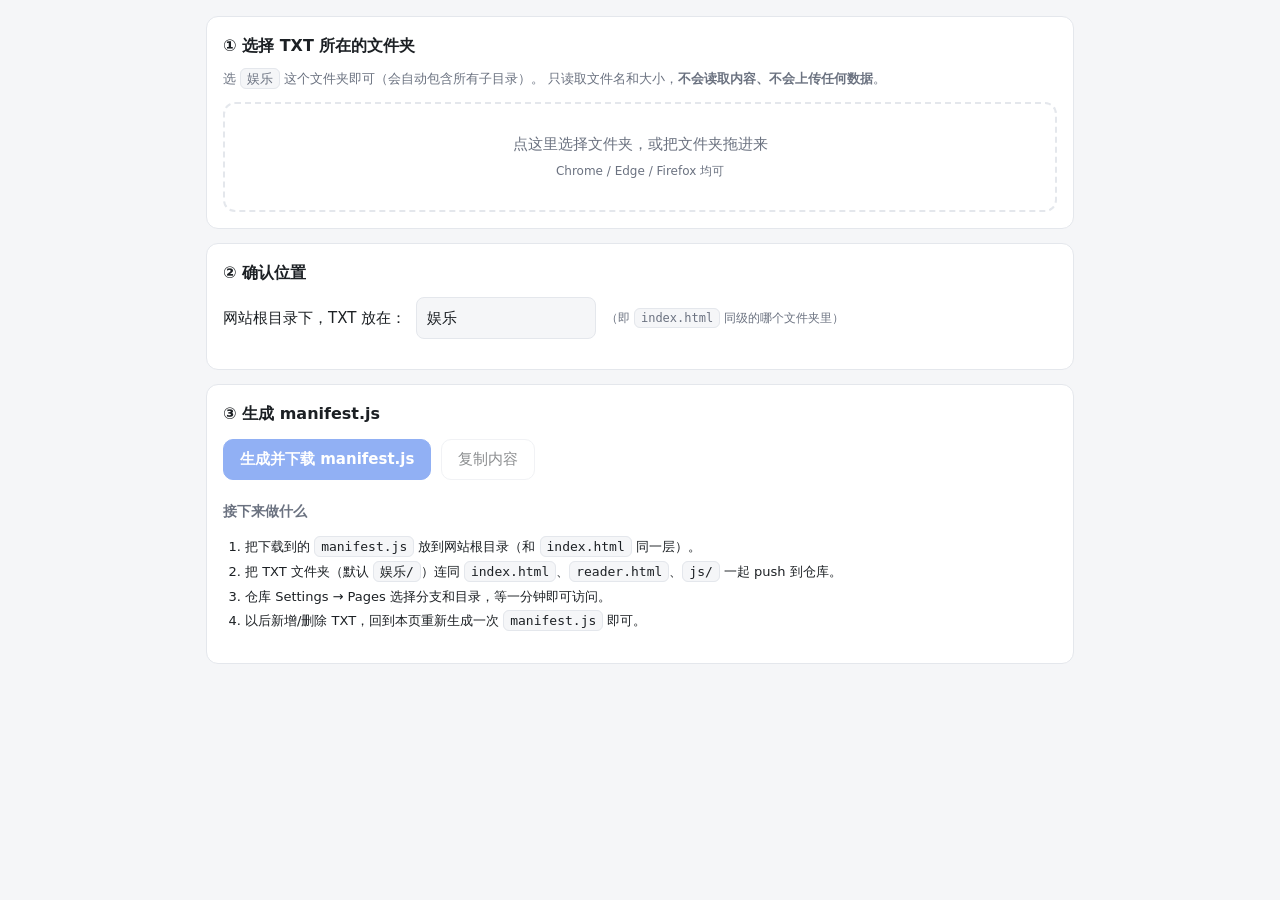
<file: xiaoshuo/builder.html>
<!DOCTYPE html>
<html lang="zh-CN">
<head>
<meta charset="UTF-8">
<meta name="viewport" content="width=device-width,initial-scale=1,viewport-fit=cover">
<meta name="color-scheme" content="light dark">
<title>生成文件清单 · manifest.js</title>
<link rel="stylesheet" href="js/style.css">
<style>
  body{padding:0 0 60px}
  .wrap{max-width:900px; margin:0 auto; padding:16px}
  .card{background:var(--card); border:1px solid var(--line); border-radius:12px; padding:16px; margin-bottom:14px}
  .drop{
    border:2px dashed var(--line); border-radius:12px; padding:28px 16px; text-align:center;
    color:var(--muted); cursor:pointer; user-select:none;
  }
  .drop.hot{border-color:var(--accent); background:var(--tap); color:var(--fg)}
  h2{font-size:16px; margin:0 0 10px}
  h3{font-size:14px; margin:18px 0 8px; color:var(--muted)}
  table{width:100%; border-collapse:collapse; font-size:13px}
  td,th{padding:6px 8px; border-bottom:1px solid var(--line); text-align:left; word-break:break-all}
  td.n,th.n{text-align:right; white-space:nowrap; font-variant-numeric:tabular-nums}
  .warn{color:#b45309; background:#fffbeb; border:1px solid #fde68a; border-radius:8px; padding:8px 10px; margin-top:8px; font-size:13px}
  @media (prefers-color-scheme: dark){ .warn{background:#3a2f10; border-color:#6b5518; color:#f5d98b} }
  .bad{color:#b91c1c}
  .ok{color:#047857}
  code{background:var(--bg); border:1px solid var(--line); border-radius:6px; padding:2px 6px}
  input[type=text]{padding:8px 10px; border-radius:8px; border:1px solid var(--line); background:var(--bg); color:var(--fg); font:inherit}
  .row{display:flex; gap:10px; align-items:center; flex-wrap:wrap}
  ol{line-height:1.9; padding-left:22px}
</style>
</head>
<body>
<div class="wrap">

  <div class="card">
    <h2>① 选择 TXT 所在的文件夹</h2>
    <p class="muted" style="font-size:13px;margin-top:0">
      选 <code>娱乐</code> 这个文件夹即可（会自动包含所有子目录）。
      只读取文件名和大小，<b>不会读取内容、不会上传任何数据</b>。
    </p>
    <div class="drop" id="drop">
      <div style="font-size:15px">点这里选择文件夹，或把文件夹拖进来</div>
      <div style="font-size:12px;margin-top:6px">Chrome / Edge / Firefox 均可</div>
    </div>
    <input type="file" id="dir" webkitdirectory directory multiple hidden>
  </div>

  <div class="card">
    <h2>② 确认位置</h2>
    <div class="row">
      <span>网站根目录下，TXT 放在：</span>
      <input type="text" id="root" value="娱乐" style="width:180px">
      <span class="muted" style="font-size:12px">（即 <code>index.html</code> 同级的哪个文件夹里）</span>
    </div>
    <div id="summary" style="margin-top:12px"></div>
  </div>

  <div class="card">
    <h2>③ 生成 manifest.js</h2>
    <div class="row">
      <button class="primary" id="gen" disabled>生成并下载 manifest.js</button>
      <button id="copy" disabled>复制内容</button>
      <span id="genmsg" class="muted" style="font-size:13px"></span>
    </div>
    <h3>接下来做什么</h3>
    <ol style="font-size:13px">
      <li>把下载到的 <code>manifest.js</code> 放到网站根目录（和 <code>index.html</code> 同一层）。</li>
      <li>把 TXT 文件夹（默认 <code>娱乐/</code>）连同 <code>index.html</code>、<code>reader.html</code>、<code>js/</code> 一起 push 到仓库。</li>
      <li>仓库 Settings → Pages 选择分支和目录，等一分钟即可访问。</li>
      <li>以后新增/删除 TXT，回到本页重新生成一次 <code>manifest.js</code> 即可。</li>
    </ol>
  </div>

</div>

<script>
(function () {
  'use strict';
  var $ = function (s) { return document.querySelector(s); };
  var files = [];            // {path, size}

  function human(b) {
    if (b >= 1073741824) return (b / 1073741824).toFixed(2) + ' GB';
    if (b >= 1048576) return (b / 1048576).toFixed(1) + ' MB';
    if (b >= 1024) return (b / 1024).toFixed(0) + ' KB';
    return b + ' B';
  }

  /* ---------- 收集（去掉最外层目录名） ---------- */
  function add(rel, size) {
    if (!/\.txt$/i.test(rel)) return;
    var p = rel.split('/');
    if (p.length > 1) p = p.slice(1);            // 去掉所选文件夹本身
    files.push({ path: p.join('/'), size: size });
  }

  function acceptFileList(list) {
    files = [];
    for (var i = 0; i < list.length; i++) {
      var f = list[i];
      add(f.webkitRelativePath || f.name, f.size);
    }
    // 顶层文件夹名 -> 默认 root
    var first = list[0] && (list[0].webkitRelativePath || '');
    if (first.indexOf('/') > 0) $('#root').value = first.split('/')[0];
    render();
  }

  /* ---------- 拖拽整个文件夹 ---------- */
  function walk(entry, prefix, done) {
    if (entry.isFile) {
      entry.file(function (f) { add(prefix + entry.name, f.size); done(); }, done);
      return;
    }
    var reader = entry.createReader();
    var all = [];
    (function read() {
      reader.readEntries(function (ents) {
        if (!ents.length) {
          var i = 0;
          (function next() {
            if (i >= all.length) { done(); return; }
            walk(all[i++], prefix + entry.name + '/', next);
          })();
          return;
        }
        all = all.concat(Array.prototype.slice.call(ents));
        read();
      }, done);
    })();
  }

  function acceptDrop(dt) {
    var items = dt.items, entries = [], i;
    for (i = 0; i < items.length; i++) {
      var e = items[i].webkitGetAsEntry && items[i].webkitGetAsEntry();
      if (e) entries.push(e);
    }
    if (!entries.length) return false;
    files = [];
    var i2 = 0;
    (function next() {
      if (i2 >= entries.length) { render(); return; }
      walk(entries[i2++], '', next);
    })();
    return true;
  }

  /* ---------- 渲染摘要 ---------- */
  function render() {
    files.sort(function (a, b) { return a.path < b.path ? -1 : 1; });
    var total = 0, big = [], huge = [], dirs = {};
    files.forEach(function (f) {
      total += f.size;
      if (f.size > 100 * 1048576) huge.push(f);
      else if (f.size > 50 * 1048576) big.push(f);
      var d = f.path.indexOf('/') >= 0 ? f.path.split('/')[0] : '(根目录)';
      dirs[d] = dirs[d] || { n: 0, b: 0 };
      dirs[d].n++; dirs[d].b += f.size;
    });

    var h = '';
    if (!files.length) {
      h = '<div class="muted">还没有选择文件</div>';
    } else {
      h += '<div style="font-size:15px"><b>' + files.length + '</b> 个 TXT，合计 <b>' +
           human(total) + '</b></div>';
      h += '<table style="margin-top:10px"><tr><th>子目录</th><th class="n">本数</th><th class="n">大小</th></tr>';
      Object.keys(dirs).sort().forEach(function (d) {
        h += '<tr><td>' + esc(d) + '</td><td class="n">' + dirs[d].n + '</td><td class="n">' +
             human(dirs[d].b) + '</td></tr>';
      });
      h += '</table>';

      if (total > 900 * 1048576) {
        h += '<div class="warn">合计已接近或超过 <b>1 GB</b>：GitHub Pages 站点的发布上限是 1 GB，' +
             '建议只发布一部分子目录，或删掉不必要的大文件。</div>';
      }
      if (huge.length) {
        h += '<div class="warn bad">有 ' + huge.length + ' 个文件超过 <b>100 MB</b>，GitHub 会直接拒绝：<br>' +
             huge.slice(0, 5).map(function (f) { return esc(f.path) + '（' + human(f.size) + '）'; }).join('<br>') + '</div>';
      }
      if (big.length) {
        h += '<div class="warn">有 ' + big.length + ' 个文件超过 50 MB（GitHub 会提示警告，但仍可上传）：<br>' +
             big.slice(0, 5).map(function (f) { return esc(f.path) + '（' + human(f.size) + '）'; }).join('<br>') + '</div>';
      }
    }
    $('#summary').innerHTML = h;
    $('#gen').disabled = !files.length;
    $('#copy').disabled = !files.length;
  }
  function esc(s) { return String(s).replace(/[&<>"]/g, function (c) { return { '&': '&amp;', '<': '&lt;', '>': '&gt;', '"': '&quot;' }[c]; }); }

  /* ---------- 生成 ---------- */
  function manifestText() {
    var root = $('#root').value.trim().replace(/^\/+|\/+$/g, '');
    var lines = [];
    lines.push('/* 由 builder.html 生成，请与 index.html 放在同一层。');
    lines.push('   共 ' + files.length + ' 个 TXT。生成时间 ' + new Date().toLocaleString() + ' */');
    lines.push('window.__TXT_MANIFEST = {');
    lines.push('  "generated": ' + JSON.stringify(new Date().toISOString()) + ',');
    lines.push('  "root": ' + JSON.stringify(root) + ',');
    lines.push('  "files": [');
    files.forEach(function (f, i) {
      lines.push('    [' + JSON.stringify(f.path) + ', ' + f.size + ']' + (i === files.length - 1 ? '' : ','));
    });
    lines.push('  ]');
    lines.push('};');
    return lines.join('\n');
  }

  $('#gen').addEventListener('click', function () {
    var text = manifestText();
    var blob = new Blob([text], { type: 'application/javascript;charset=utf-8' });
    var a = document.createElement('a');
    a.href = URL.createObjectURL(blob);
    a.download = 'manifest.js';
    document.body.appendChild(a);
    a.click();
    setTimeout(function () { URL.revokeObjectURL(a.href); a.remove(); }, 2000);
    $('#genmsg').textContent = '已生成（' + human(blob.size) + '），把 manifest.js 放到网站根目录即可';
  });

  $('#copy').addEventListener('click', function () {
    var text = manifestText();
    var done = function () { $('#genmsg').textContent = '已复制到剪贴板'; };
    if (navigator.clipboard) navigator.clipboard.writeText(text).then(done, function () { fallback(text, done); });
    else fallback(text, done);
  });
  function fallback(text, done) {
    var ta = document.createElement('textarea');
    ta.value = text; document.body.appendChild(ta); ta.select();
    try { document.execCommand('copy'); done(); } catch (e) { $('#genmsg').textContent = '复制失败，请用「生成并下载」'; }
    ta.remove();
  }

  /* ---------- 事件 ---------- */
  $('#drop').addEventListener('click', function () { $('#dir').click(); });
  $('#dir').addEventListener('change', function () { if (this.files && this.files.length) acceptFileList(this.files); });
  ['dragenter', 'dragover'].forEach(function (t) {
    $('#drop').addEventListener(t, function (e) { e.preventDefault(); $('#drop').classList.add('hot'); });
  });
  ['dragleave', 'drop'].forEach(function (t) {
    $('#drop').addEventListener(t, function (e) { e.preventDefault(); $('#drop').classList.remove('hot'); });
  });
  $('#drop').addEventListener('drop', function (e) {
    if (e.dataTransfer && acceptDrop(e.dataTransfer)) return;
    if (e.dataTransfer && e.dataTransfer.files && e.dataTransfer.files.length) acceptFileList(e.dataTransfer.files);
  });
})();
</script>
</body>
</html>
</file>
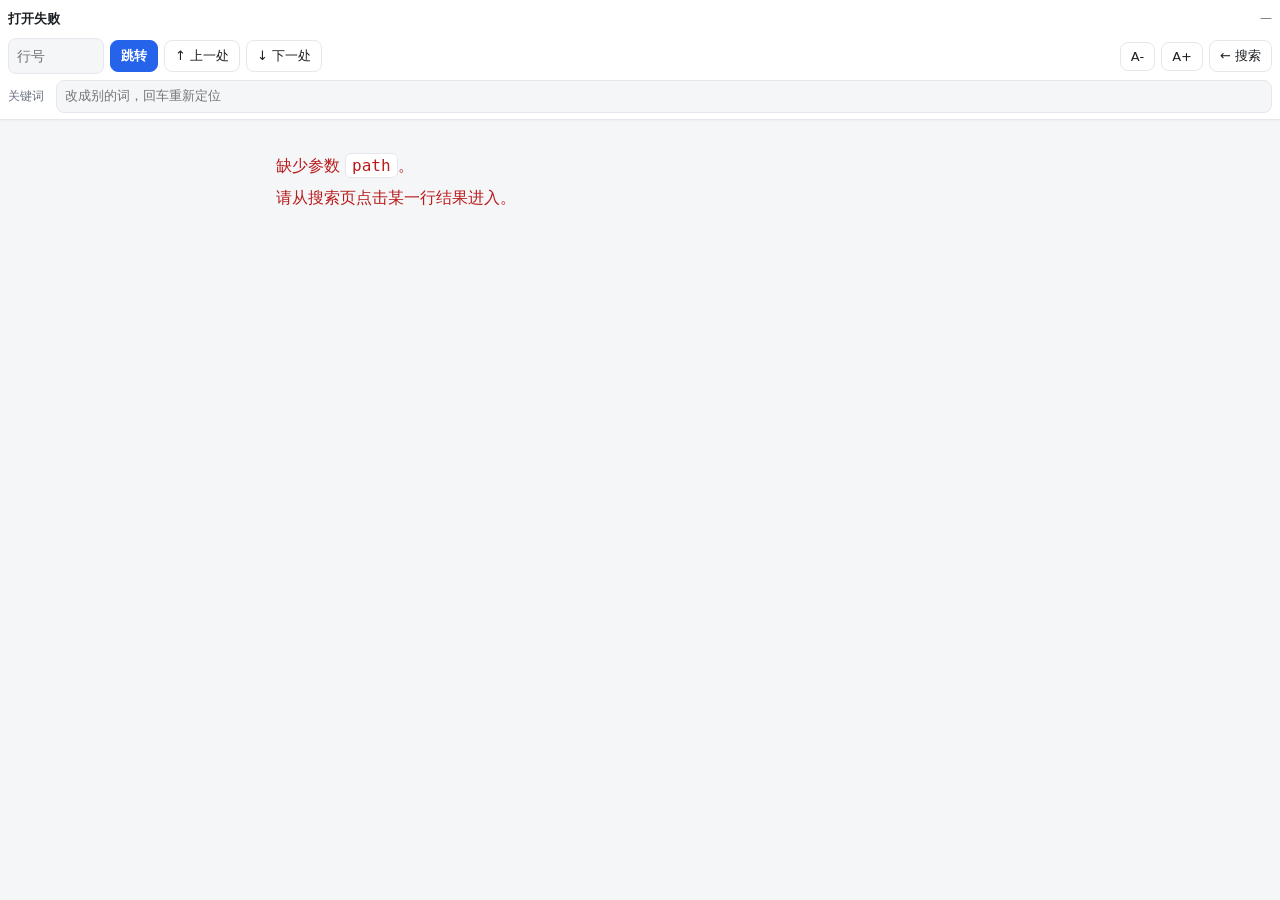
<file: xiaoshuo/reader.html>
<!DOCTYPE html>
<html lang="zh-CN">
<head>
<meta charset="UTF-8">
<meta name="viewport" content="width=device-width,initial-scale=1,viewport-fit=cover">
<meta name="color-scheme" content="light dark">
<title>阅读原文</title>
<link rel="stylesheet" href="js/style.css">
</head>
<body class="reader">

<header>
  <div class="l1">
    <span class="title" id="title">加载中…</span>
    <span class="pos" id="pos">—</span>
  </div>
  <div class="l2">
    <input id="jump" type="number" inputmode="numeric" min="1" placeholder="行号" title="输入行号后点跳转">
    <button class="primary" id="jumpBtn">跳转</button>
    <button id="prevM">↑ 上一处</button>
    <button id="nextM">↓ 下一处</button>
    <span class="grow"></span>
    <button id="fDown" title="缩小字号">A-</button>
    <button id="fUp" title="放大字号">A+</button>
    <button id="back" title="关闭或返回">← 搜索</button>
  </div>
  <div id="qbar" hidden>
    <span>关键词 <b id="qtext"></b></span>
    <span id="qinfo"></span>
    <input id="q2" placeholder="改成别的词，回车重新定位">
  </div>
</header>

<div id="view"><div id="inner"></div></div>

<script src="js/core-util.js"></script>
<script src="js/idb.js"></script>
<script src="js/common.js"></script>
<script src="js/reader.js"></script>
</body>
</html>
</file>
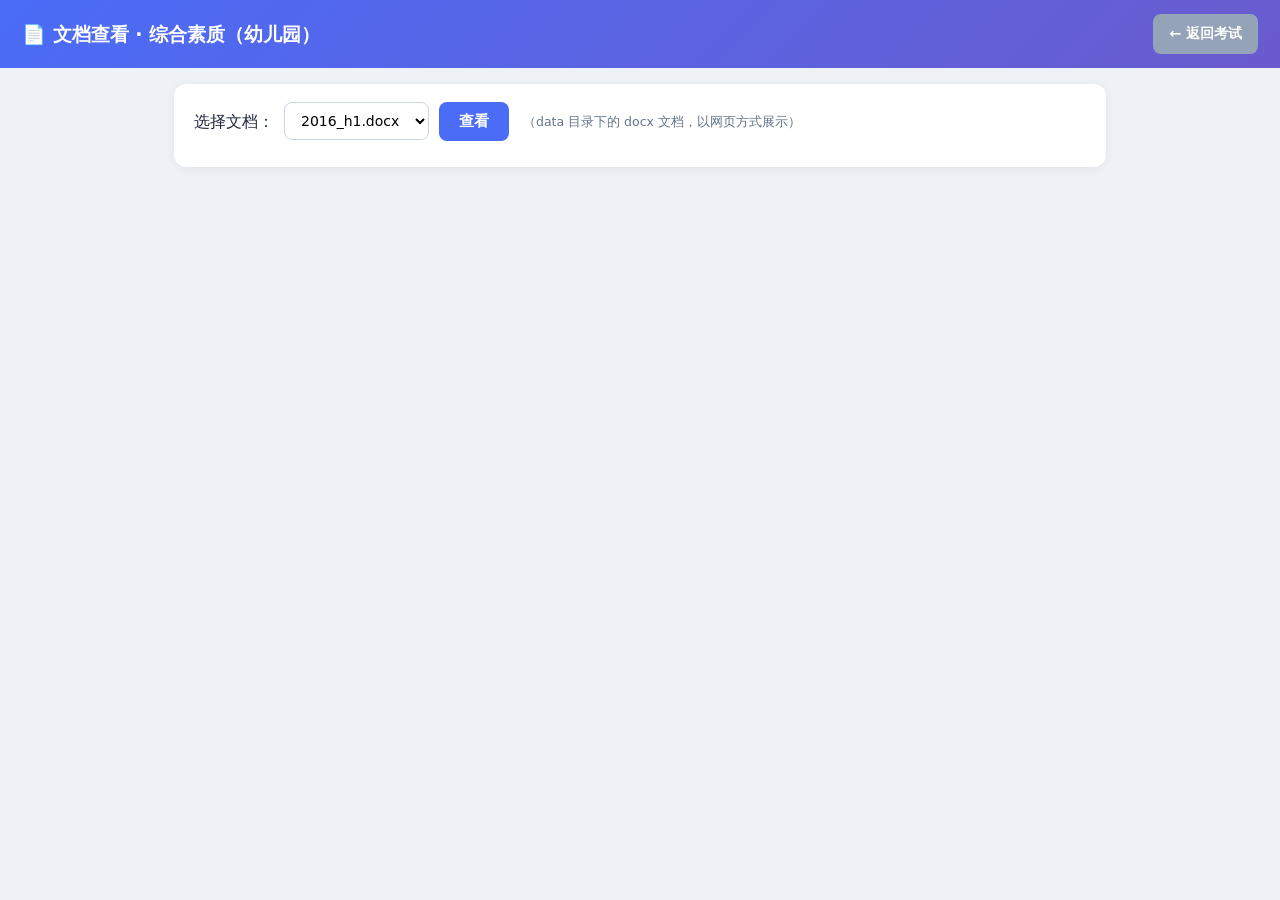
<file: youeryuan/doc.html>
<!DOCTYPE html>
<html lang="zh-CN">
<head>
<meta charset="UTF-8">
<meta name="viewport" content="width=device-width, initial-scale=1.0">
<title>文档查看 · 综合素质（幼儿园）</title>
<style>
:root{
  --main:#4a6cf7; --ok:#16a34a; --err:#dc2626; --warn:#f59e0b; --bg:#eef1f6;
  --card:#ffffff; --line:#e2e8f0;
}
*{box-sizing:border-box;font-family:"Microsoft YaHei","PingFang SC",system-ui,sans-serif}
body{margin:0;background:var(--bg);color:#1e293b;line-height:1.7}
header{background:linear-gradient(135deg,#4a6cf7,#6a5bcd);color:#fff;padding:14px 22px;display:flex;justify-content:space-between;align-items:center;flex-wrap:wrap;gap:10px}
header h1{font-size:19px;margin:0;font-weight:700}
.container{max-width:960px;margin:16px auto;padding:0 14px 60px}
.card{background:var(--card);border-radius:12px;box-shadow:0 2px 10px rgba(0,0,0,.06);padding:18px 20px;margin-bottom:14px}
.toolbar{display:flex;gap:10px;align-items:center;flex-wrap:wrap}
select{padding:9px 12px;border-radius:8px;border:1px solid #cbd5e1;font-size:14px;background:#fff}
.btn{padding:10px 20px;border:none;border-radius:8px;cursor:pointer;font-size:15px;font-weight:600;color:#fff;transition:opacity .15s;text-decoration:none;display:inline-block}
.btn:hover{opacity:.88}
.btn-main{background:var(--main)}
.btn-ghost{background:#94a3b8}
.tip{font-size:12.5px;color:#64748b}
.doc-title{font-size:18px;font-weight:700;border-left:5px solid var(--main);padding:6px 12px;margin:0 0 14px;background:#eef2ff;border-radius:4px}
.doc-block{background:#fff;border:1px solid var(--line);border-radius:10px;padding:14px 16px;margin-bottom:12px}
.doc-block p{margin:6px 0;white-space:pre-wrap;word-wrap:break-word}
.doc-block p.center{text-align:center}
.doc-block img{max-width:100%;max-height:340px;border-radius:6px;border:1px solid var(--line);margin:6px 0}
.spin{display:inline-block;width:16px;height:16px;border:3px solid #cbd5e1;border-top-color:var(--main);border-radius:50%;animation:sp .7s linear infinite;vertical-align:-3px;margin-right:6px}
@keyframes sp{to{transform:rotate(360deg)}}
</style>
</head>
<body>
<header>
  <h1>📄 文档查看 · 综合素质（幼儿园）</h1>
  <a href="index.html" class="btn btn-ghost" style="padding:8px 16px;font-size:14px">← 返回考试</a>
</header>

<div class="container">
  <div class="card">
    <div class="toolbar">
      <label>选择文档：</label>
      <select id="docSel"></select>
      <button class="btn btn-main" onclick="loadDoc()">查看</button>
      <span class="tip" style="margin-left:4px">（data 目录下的 docx 文档，以网页方式展示）</span>
    </div>
    <div class="tip" style="margin-top:8px" id="statusTip"></div>
  </div>
  <div id="docBody"></div>
</div>

<script>
/* ============================================================
 * 文档查看器 - 将 data 目录下的 docx 文档以网页方式展示
 * ============================================================ */
var DATA_DIR = "data";
var DOCS = [
  "2016_h1.docx","2016_h2.docx","2017_h1.docx","2017_h2.docx",
  "2018_h1.docx","2018_h2.docx","2019_h1.docx","2019_h2.docx",
  "2020_h2.docx","2021_h1.docx","2021_h2.docx","2022_h1.docx",
  "2022_h2.docx","2023_h1.docx","2023_h2.docx","2024_h1.docx",
  "2024_h2.docx","2025_h1.docx","2026_h1.docx"
];
var cache = {};

function $(id){return document.getElementById(id);}
function esc(s){return (s||"").replace(/&/g,"&amp;").replace(/</g,"&lt;").replace(/>/g,"&gt;");}

/* ---------------- ZIP / DOCX 解析 ---------------- */
function toBase64(u8){
  var bin='', chunk=0x8000;
  for(var i=0;i<u8.length;i+=chunk){
    bin += String.fromCharCode.apply(null, u8.subarray(i, Math.min(i+chunk, u8.length)));
  }
  return btoa(bin);
}

async function unzip(buffer){
  var u8 = new Uint8Array(buffer), dv = new DataView(buffer);
  var eocd=-1;
  for(var i=u8.length-22;i>=0;i--){
    if(u8[i]===0x50 && u8[i+1]===0x4b && u8[i+2]===0x05 && u8[i+3]===0x06){eocd=i;break;}
  }
  if(eocd<0) throw new Error("不是有效的 docx(zip) 文件");
  var count = dv.getUint16(eocd+10, true);
  var off = dv.getUint32(eocd+16, true);
  var entries = {};
  for(var n=0;n<count;n++){
    if(dv.getUint32(off,true)!==0x02014b50) break;
    var compMethod = dv.getUint16(off+10,true);
    var compSize = dv.getUint32(off+20,true);
    var nameLen = dv.getUint16(off+28,true);
    var extraLen = dv.getUint16(off+30,true);
    var commentLen = dv.getUint16(off+32,true);
    var localOff = dv.getUint32(off+42,true);
    var name = new TextDecoder().decode(u8.slice(off+46, off+46+nameLen));
    entries[name] = {method:compMethod, size:compSize, off:localOff};
    off += 46 + nameLen + extraLen + commentLen;
  }
  var out={};
  for(var name in entries){
    var e=entries[name];
    var lnameLen=dv.getUint16(e.off+26,true), lextraLen=dv.getUint16(e.off+28,true);
    var dataStart = e.off+30+lnameLen+lextraLen;
    var comp = u8.slice(dataStart, dataStart+e.size);
    if(e.method===0){ out[name]=comp; }
    else {
      var ds = new DecompressionStream('deflate-raw');
      var stream = new Blob([comp]).stream().pipeThrough(ds);
      var ab = await new Response(stream).arrayBuffer();
      out[name] = new Uint8Array(ab);
    }
  }
  return out;
}

var NS_W = "http://schemas.openxmlformats.org/wordprocessingml/2006/main";
var NS_A = "http://schemas.openxmlformats.org/drawingml/2006/main";
var NS_R = "http://schemas.openxmlformats.org/officeDocument/2006/relationships";

function parseBlocks(files){
  var xmlStr = new TextDecoder().decode(files["word/document.xml"]);
  var doc = new DOMParser().parseFromString(xmlStr, "application/xml");
  var rels = {};
  try{
    var relXml = new TextDecoder().decode(files["word/_rels/document.xml.rels"]);
    var rp = new DOMParser().parseFromString(relXml, "application/xml");
    var relsEl = rp.getElementsByTagNameNS("*","Relationship");
    for(var i=0;i<relsEl.length;i++){
      var id = relsEl[i].getAttribute("Id");
      var target = relsEl[i].getAttribute("Target");
      rels[id] = target;
    }
  }catch(e){}
  function mimeOf(name){
    if(/\.png$/i.test(name)) return "image/png";
    if(/\.jpe?g$/i.test(name)) return "image/jpeg";
    if(/\.gif$/i.test(name)) return "image/gif";
    return "image/png";
  }
  var blocks=[];
  var ps = doc.getElementsByTagNameNS(NS_W, "p");
  for(var i=0;i<ps.length;i++){
    var p=ps[i];
    var ts = p.getElementsByTagNameNS(NS_W,"t");
    var text="";
    for(var j=0;j<ts.length;j++) text += ts[j].textContent;
    var imgs=[];
    var blips = p.getElementsByTagNameNS(NS_A,"blip");
    for(var k=0;k<blips.length;k++){
      var rid = blips[k].getAttributeNS(NS_R,"embed");
      var target = rels[rid];
      if(target){
        var bytes = files["word/"+target];
        if(bytes){
          imgs.push("data:"+mimeOf(target)+";base64,"+toBase64(bytes));
        }
      }
    }
    var centered=false;
    var pPr = p.getElementsByTagNameNS(NS_W,"pPr")[0];
    if(pPr){
      var jc = pPr.getElementsByTagNameNS(NS_W,"jc")[0];
      centered = jc && jc.getAttributeNS(NS_W,"val")==="center";
    }
    blocks.push({text:text, images:imgs, centered:centered});
  }
  return blocks;
}

/* ---------------- 页面逻辑 ---------------- */
function init(){
  var sel=$("docSel");
  DOCS.forEach(function(f){
    var o=document.createElement("option"); o.value=f; o.textContent=f; sel.appendChild(o);
  });
}

function setStatus(msg, spinning){
  var el=$("statusTip");
  el.innerHTML = (spinning?'<span class="spin"></span>':'') + (msg||'');
}

async function loadDoc(){
  var f=$("docSel").value;
  setStatus("正在加载并解析 " + f + " …", true);
  try{
    var blocks;
    if(cache[f]){ blocks=cache[f]; }
    else{
      var resp = await fetch(DATA_DIR + "/" + f);
      if(!resp.ok) throw new Error("HTTP "+resp.status);
      var buf = await resp.arrayBuffer();
      var files = await unzip(buf);
      blocks = parseBlocks(files);
      cache[f]=blocks;
    }
    renderDoc(f, blocks);
    setStatus("", false);
    window.scrollTo(0,0);
  }catch(e){
    console.error(e);
    setStatus("加载失败："+e.message+"。请在本目录运行 python -m http.server 8000 后访问 http://localhost:8000/", false);
  }
}

function renderDoc(f, blocks){
  var html='<div class="doc-title">📄 '+esc(f)+'</div>';
  blocks.forEach(function(b){
    var cls = b.centered ? ' class="center"' : '';
    html += '<div class="doc-block">';
    if(b.text) html += '<p'+cls+'>'+esc(b.text)+'</p>';
    b.images.forEach(function(im){ html += '<img src="'+im+'">'; });
    html += '</div>';
  });
  $("docBody").innerHTML = html;
}

init();
</script>
</body>
</html>
</file>
<file: wbj/style.css>
* { margin: 0; padding: 0; box-sizing: border-box; }
html, body { width: 100%; height: 100%; overflow: hidden; font-family: -apple-system, "Segoe UI", "Microsoft YaHei", sans-serif; }

body { display: flex; flex-direction: column; background: #f4f4f7; }

/* 工具栏 */
#toolbar {
  display: flex; align-items: center; gap: 12px;
  padding: 8px 14px; background: rgba(255,255,255,.9);
  backdrop-filter: blur(8px); border-bottom: 1px solid #e3e3e8;
  z-index: 10; flex-wrap: wrap;
}
.brand { font-weight: 700; color: #333; }
.tools { display: flex; gap: 6px; }
.btn, #addTextBtn2 {
  padding: 6px 12px; border: 1px solid #ddd; border-radius: 8px;
  background: #fff; cursor: pointer; font-size: 14px; color: #333;
  transition: background .15s; white-space: nowrap;
}
.btn:hover, #addTextBtn2:hover { background: #f0f0f4; }
.btn.danger { color: #d33; border-color: #f0c0c0; }
.btn.danger:hover { background: #fdeaea; }
.zoom { display: flex; align-items: center; gap: 6px; margin-left: auto; }
.zoom button {
  width: 28px; height: 28px; border: 1px solid #ddd; background: #fff;
  border-radius: 6px; cursor: pointer; font-size: 16px; line-height: 1;
}
#zoomVal { font-size: 12px; color: #666; min-width: 42px; text-align: center; }

/* 画布 */
#canvas { flex: 1; position: relative; overflow: hidden; cursor: grab; }
#canvas.panning { cursor: grabbing; }

/* 网格背景（可无限重复） */
#grid {
  position: absolute; inset: 0; --s: 24px;
  background-image:
    radial-gradient(circle, #cdcdd4 1px, transparent 1px);
  background-size: var(--s) var(--s);
  background-position: 0 0;
  /* 背景会随 world 一起平移，通过 JS 同步 */
}

/* 世界层：整体做平移 + 缩放 */
#world { position: absolute; top: 0; left: 0; transform-origin: 0 0; }

/* 连线层 */
#connLayer {
  position: absolute; top: -100000px; left: -100000px;
  width: 200000px; height: 200000px;
  overflow: visible; pointer-events: none;
}
#connLayer path { fill: none; stroke: #6a7bff; stroke-width: 2.5; }
#connLayer circle.dot { fill: #6a7bff; stroke: #fff; stroke-width: 1.5; }
#connLayer text { font-size: 12px; fill: #666; }

/* 元素 */
.element { position: absolute; transform: translate(-50%, -50%); cursor: move; user-select: none; }
.element.selected { outline: 2px solid #6a7bff; outline-offset: 2px; border-radius: 6px; }

/* 文本元素 */
.node-text { background: transparent; padding: 6px; font-size: 18px; line-height: 1.4; color: #222; }
.node-text .dig {
  min-width: 120px; min-height: 28px; padding: 2px 4px;
  outline: none; white-space: nowrap; border-radius: 4px;
}
.node-text .dig:focus { background: #fff; box-shadow: 0 0 0 2px #6a7bff55; }

/* 便签署 */
.node-note {
  background: #ffe08a; border-radius: 8px; padding: 10px 12px;
  width: 170px; box-shadow: 0 2px 8px rgba(0,0,0,.12); font-size: 15px;
}
.node-note .dig { width: 100%; min-height: 60px; outline: none; resize: none; border: none; background: transparent; font: inherit; }

/* 图片元素 */
.node-image img { display: block; max-width: 220px; max-height: 220px; border-radius: 8px; box-shadow: 0 2px 10px rgba(0,0,0,.15); pointer-events: none; }

/* 连接手柄 */
.connect-handle {
  position: absolute; right: -5px; bottom: -5px; width: 12px; height: 12px;
  background: #6a7bff; border: 2px solid #fff; border-radius: 50%;
  cursor: crosshair; opacity: 0; transition: opacity .15s;
  box-shadow: 0 1px 4px rgba(0,0,0,.3);
}
.element.selected .connect-handle { opacity: 1; }
.connect-handle:hover { transform: scale(1.2); }
body.connecting { cursor: crosshair; }

/* 右键快捷菜单 */
#ctxMenu { position: fixed; z-index: 1000; display: none; min-width: 160px; background: #fff; border: 1px solid #ddd; border-radius: 10px; box-shadow: 0 6px 22px rgba(0,0,0,.16); padding: 5px; }
.ctx-item { padding: 8px 12px; border-radius: 7px; cursor: pointer; font-size: 14px; color: #333; }
.ctx-item:hover { background: #f0f0f5; }
.ctx-sep { height: 1px; background: #e6e6eb; margin: 5px 6px; }

/* 连线关系备注（可点击编辑） */
.conn-label { position: absolute; transform: translate(-50%,-130%); background: #fff; border: 1px solid #ccd0ff; color: #4a5bd8; padding: 1px 8px; border-radius: 10px; font-size: 12px; cursor: pointer; max-width: 170px; white-space: nowrap; overflow: hidden; text-overflow: ellipsis; z-index: 8; box-shadow: 0 1px 4px rgba(0,0,0,.08); }
.conn-label:hover { background: #eef0ff; }

/* 箭头线元素（可拖方向/长度） */
.node-arrow { height: 20px; cursor: move; }
.node-arrow .arrow-svg { line-height: 0; }
.node-arrow .ah-base, .node-arrow .ah-tip {
  position: absolute; top: 2px; width: 16px; height: 16px;
  background: #39c; border: 2px solid #fff; border-radius: 50%;
  cursor: grab; opacity: .75; box-shadow: 0 1px 4px rgba(0,0,0,.3);
}
.node-arrow .ah-base:hover, .node-arrow .ah-tip:hover { transform: scale(1.2); }
.node-arrow.selected { outline-color: #39c; }

/* 提示 */
#hint { position: absolute; left: 50%; bottom: 14px; transform: translateX(-50%); color: #999; font-size: 12px; background: rgba(255,255,255,.8); padding: 4px 12px; border-radius: 20px; pointer-events: none; }
</file>
<file: xiaoshuo/js/style.css>
/* ============================================================================
 * style.css —— 搜索页与阅读页共用样式
 * ==========================================================================*/
:root{
  --bg:#f5f6f8; --card:#fff; --line:#e4e7ec; --fg:#1c2024; --muted:#6b7280;
  --accent:#2563eb; --accent2:#1d4ed8; --mark:#ffe58f; --hit:#f8fafc;
  --tap:#eff6ff; --badge:#eef2ff; --badge-fg:#3730a3;
}
@media (prefers-color-scheme: dark){
  :root{
    --bg:#16181d; --card:#1f2227; --line:#31353d; --fg:#e6e8ec; --muted:#9aa3af;
    --accent:#5b8cff; --accent2:#4478f0; --mark:#7c5c00; --hit:#22262c;
    --tap:#232a38; --badge:#28304a; --badge-fg:#c7d2fe;
  }
}
*{box-sizing:border-box; -webkit-tap-highlight-color:transparent}
html,body{margin:0}
body{
  background:var(--bg); color:var(--fg);
  font:15px/1.6 system-ui,-apple-system,"Segoe UI","PingFang SC","Microsoft YaHei",sans-serif;
  -webkit-text-size-adjust:100%;
}
body.search{padding-bottom:40px}

/* ---------------- 搜索页顶部 ---------------- */
header{
  position:sticky; top:0; z-index:20; background:var(--card);
  border-bottom:1px solid var(--line); padding:10px 12px;
  box-shadow:0 1px 3px rgba(0,0,0,.04);
}
.bar{display:flex; gap:8px; align-items:center; max-width:1180px; margin:0 auto}
h1{font-size:16px; margin:0 10px 0 0; white-space:nowrap; font-weight:700}
h1 span{font-weight:400; font-size:12px; color:var(--muted)}
form{display:flex; gap:8px; flex:1; min-width:0}
input[type=search]{
  flex:1; min-width:0; padding:10px 12px; font-size:15px; font-family:inherit;
  border:1px solid var(--line); border-radius:10px; background:var(--bg); color:var(--fg);
}
input[type=search]:focus{outline:2px solid var(--accent); outline-offset:1px; border-color:transparent}
button{
  padding:10px 16px; font-size:15px; font-family:inherit; cursor:pointer;
  border:1px solid var(--line); border-radius:10px; background:var(--card); color:var(--fg);
  white-space:nowrap;
}
button:active{transform:translateY(1px)}
button.primary{background:var(--accent); border-color:var(--accent); color:#fff; font-weight:600}
button.primary:hover{background:var(--accent2)}
button:disabled{opacity:.5; cursor:default}
button.mini{padding:5px 10px; font-size:12px; border-radius:8px}
button.strong{background:var(--accent); border-color:var(--accent); color:#fff; font-weight:600}
button.strong:hover{background:var(--accent2)}
.warnbar{
  max-width:1180px; margin:8px auto 0; padding:8px 12px; font-size:13px; line-height:1.7;
  color:#b45309; background:#fffbeb; border:1px solid #fde68a; border-radius:8px;
}
@media (prefers-color-scheme: dark){
  .warnbar{background:#3a2f10; border-color:#6b5518; color:#f5d98b}
}
.opts{
  display:flex; flex-wrap:wrap; gap:6px 14px; align-items:center;
  max-width:1180px; margin:8px auto 0; font-size:13px; color:var(--muted);
}
.opts label{display:inline-flex; align-items:center; gap:5px; cursor:pointer; user-select:none}
.opts select{
  font-family:inherit; font-size:13px; padding:5px 8px; border-radius:8px;
  border:1px solid var(--line); background:var(--bg); color:var(--fg); max-width:46vw;
}
.muted{color:var(--muted)}
#status{max-width:1180px; margin:8px auto 0; font-size:13px; color:var(--muted); min-height:19px}
#status .ok{color:#047857}
#status b{color:var(--fg)}
.spin{
  display:inline-block; width:11px; height:11px; margin-right:6px; vertical-align:-1px;
  border:2px solid var(--line); border-top-color:var(--accent); border-radius:50%;
  animation:sp .7s linear infinite;
}
@keyframes sp{to{transform:rotate(360deg)}}
.pbar{height:3px; background:var(--line); border-radius:2px; overflow:hidden; max-width:1180px; margin:6px auto 0}
.pbar i{display:block; height:100%; width:0; background:var(--accent); transition:width .2s}

/* ---------------- 结果 ---------------- */
main{max-width:1180px; margin:12px auto 0; padding:0 12px}
details.file{background:var(--card); border:1px solid var(--line); border-radius:12px; margin-bottom:8px; overflow:hidden}
details.file>summary{
  display:flex; gap:9px; align-items:center; padding:11px 12px; cursor:pointer;
  list-style:none; min-height:48px; user-select:none;
}
details.file>summary::-webkit-details-marker{display:none}
details.file>summary::before{content:"▶"; font-size:9px; color:var(--muted); transition:transform .15s; flex:0 0 auto}
details.file[open]>summary::before{transform:rotate(90deg)}
details.file[open]>summary{border-bottom:1px solid var(--line)}
.rank{
  flex:0 0 auto; min-width:26px; height:22px; padding:0 6px; border-radius:11px;
  background:var(--badge); color:var(--badge-fg); font-size:12px; font-weight:700;
  display:inline-flex; align-items:center; justify-content:center;
}
.meta{flex:1; min-width:0}
.fname{display:block; font-weight:600; font-size:14px; word-break:break-all}
.sub{display:block; font-size:12px; color:var(--muted); margin-top:1px; word-break:break-all}
.badge{
  flex:0 0 auto; font-size:12px; font-weight:600; padding:3px 9px; border-radius:20px;
  background:var(--badge); color:var(--badge-fg); white-space:nowrap;
}
.openbtn{
  flex:0 0 auto; font-size:12px; color:var(--accent); border:1px solid var(--line);
  border-radius:8px; padding:6px 10px; white-space:nowrap; font-weight:600;
}
.openbtn:active{background:var(--tap)}
.hits{max-height:60vh; overflow:auto; overscroll-behavior:contain; -webkit-overflow-scrolling:touch}
.hit{
  display:flex; gap:10px; padding:9px 12px; border-bottom:1px solid var(--line);
  cursor:pointer; min-height:44px; align-items:flex-start;
}
.hit:last-child{border-bottom:0}
.hit:hover,.hit:focus-visible{background:var(--hit); outline:none}
.hit:active{background:var(--tap)}
.hit .ln{
  flex:0 0 62px; text-align:right; color:var(--muted); font-size:12px;
  font-family:ui-monospace,Consolas,monospace; padding-top:2px; user-select:none;
}
.hit .tx{flex:1; min-width:0; font-size:14px; white-space:pre-wrap; word-break:break-word; line-height:1.65}
.hit .go{flex:0 0 auto; color:var(--accent); font-size:13px; padding-top:2px; user-select:none}
mark{background:var(--mark); color:inherit; padding:0 1px; border-radius:2px}
.more{padding:9px 12px; font-size:12px; color:var(--muted); background:var(--hit)}
.empty{text-align:center; color:var(--muted); padding:46px 16px; line-height:2}
.empty code{background:var(--card); border:1px solid var(--line); border-radius:6px; padding:2px 6px}
.tip{max-width:1180px; margin:10px auto 0; padding:0 12px; font-size:12px; color:var(--muted)}

/* ---------------- 阅读页 ---------------- */
body.reader{display:flex; flex-direction:column; height:100vh; height:100dvh; overflow:hidden}
body.reader header{padding:6px 8px; padding-top:calc(6px + env(safe-area-inset-top))}
.l1{display:flex; align-items:center; gap:8px; min-height:26px}
.title{flex:1; min-width:0; font-size:13px; font-weight:600; white-space:nowrap; overflow:hidden; text-overflow:ellipsis}
.pos{flex:0 0 auto; font-size:12px; color:var(--muted); font-variant-numeric:tabular-nums; white-space:nowrap}
.l2{display:flex; flex-wrap:wrap; gap:6px; align-items:center; margin-top:6px}
.l2 button{font-size:13px; padding:6px 10px; border-radius:8px}
.l2 input{
  width:96px; font:inherit; font-size:14px; padding:6px 8px; border-radius:8px;
  border:1px solid var(--line); background:var(--bg); color:var(--fg); font-variant-numeric:tabular-nums;
}
.grow{flex:1}
#qbar{display:flex; flex-wrap:wrap; gap:6px; align-items:center; margin-top:6px; font-size:12px; color:var(--muted)}
#qbar input{
  flex:1; min-width:110px; font:inherit; font-size:13px; padding:5px 8px;
  border-radius:8px; border:1px solid var(--line); background:var(--bg); color:var(--fg);
}
#qbar b{color:var(--fg)}
#view{
  flex:1 1 auto; overflow-y:auto; overflow-x:hidden; background:var(--bg);
  -webkit-overflow-scrolling:touch; overscroll-behavior:contain; touch-action:pan-y;
  font-size:16px; line-height:1.75;
}
#inner{padding:8px 0 40vh}
.row{display:flex; align-items:flex-start; gap:10px; padding:2px 10px 2px 0; scroll-margin-top:8px}
.row .ln{
  flex:0 0 5.5ch; text-align:right; color:var(--muted);
  font-family:ui-monospace,Consolas,"Courier New",monospace; font-size:11px; line-height:inherit;
  padding-top:.32em; user-select:none; -webkit-user-select:none;
  background:#fafbfc; border-right:1px solid var(--line); padding-right:6px;
  font-variant-numeric:tabular-nums;
}
@media (prefers-color-scheme: dark){ .row .ln{background:#1e2126} }
.row .tx{flex:1; min-width:0; white-space:pre-wrap; word-break:break-word; padding-left:2px}
.row.target{background:var(--hit)}
.row.target .ln{color:var(--accent); font-weight:700}
.row.flash{animation:flash 1.8s ease-out}
@keyframes flash{0%{background:var(--mark)} 70%{background:var(--mark)} 100%{background:transparent}}
.row.target mark{background:#ffb300; color:#000}
.loading{padding:10px 14px; color:var(--muted); font-size:12px; text-align:center}
.err{padding:22px 16px; color:#b91c1c; line-height:2; max-width:760px; margin:0 auto}
.err code{background:var(--card); border:1px solid var(--line); border-radius:6px; padding:2px 6px}
.hitcount{color:var(--accent); font-weight:600}

@media (max-width:560px){
  h1{display:none}
  .hit .ln{flex-basis:48px}
  .openbtn{display:none}
  .opts{font-size:12px}
}
</file>
